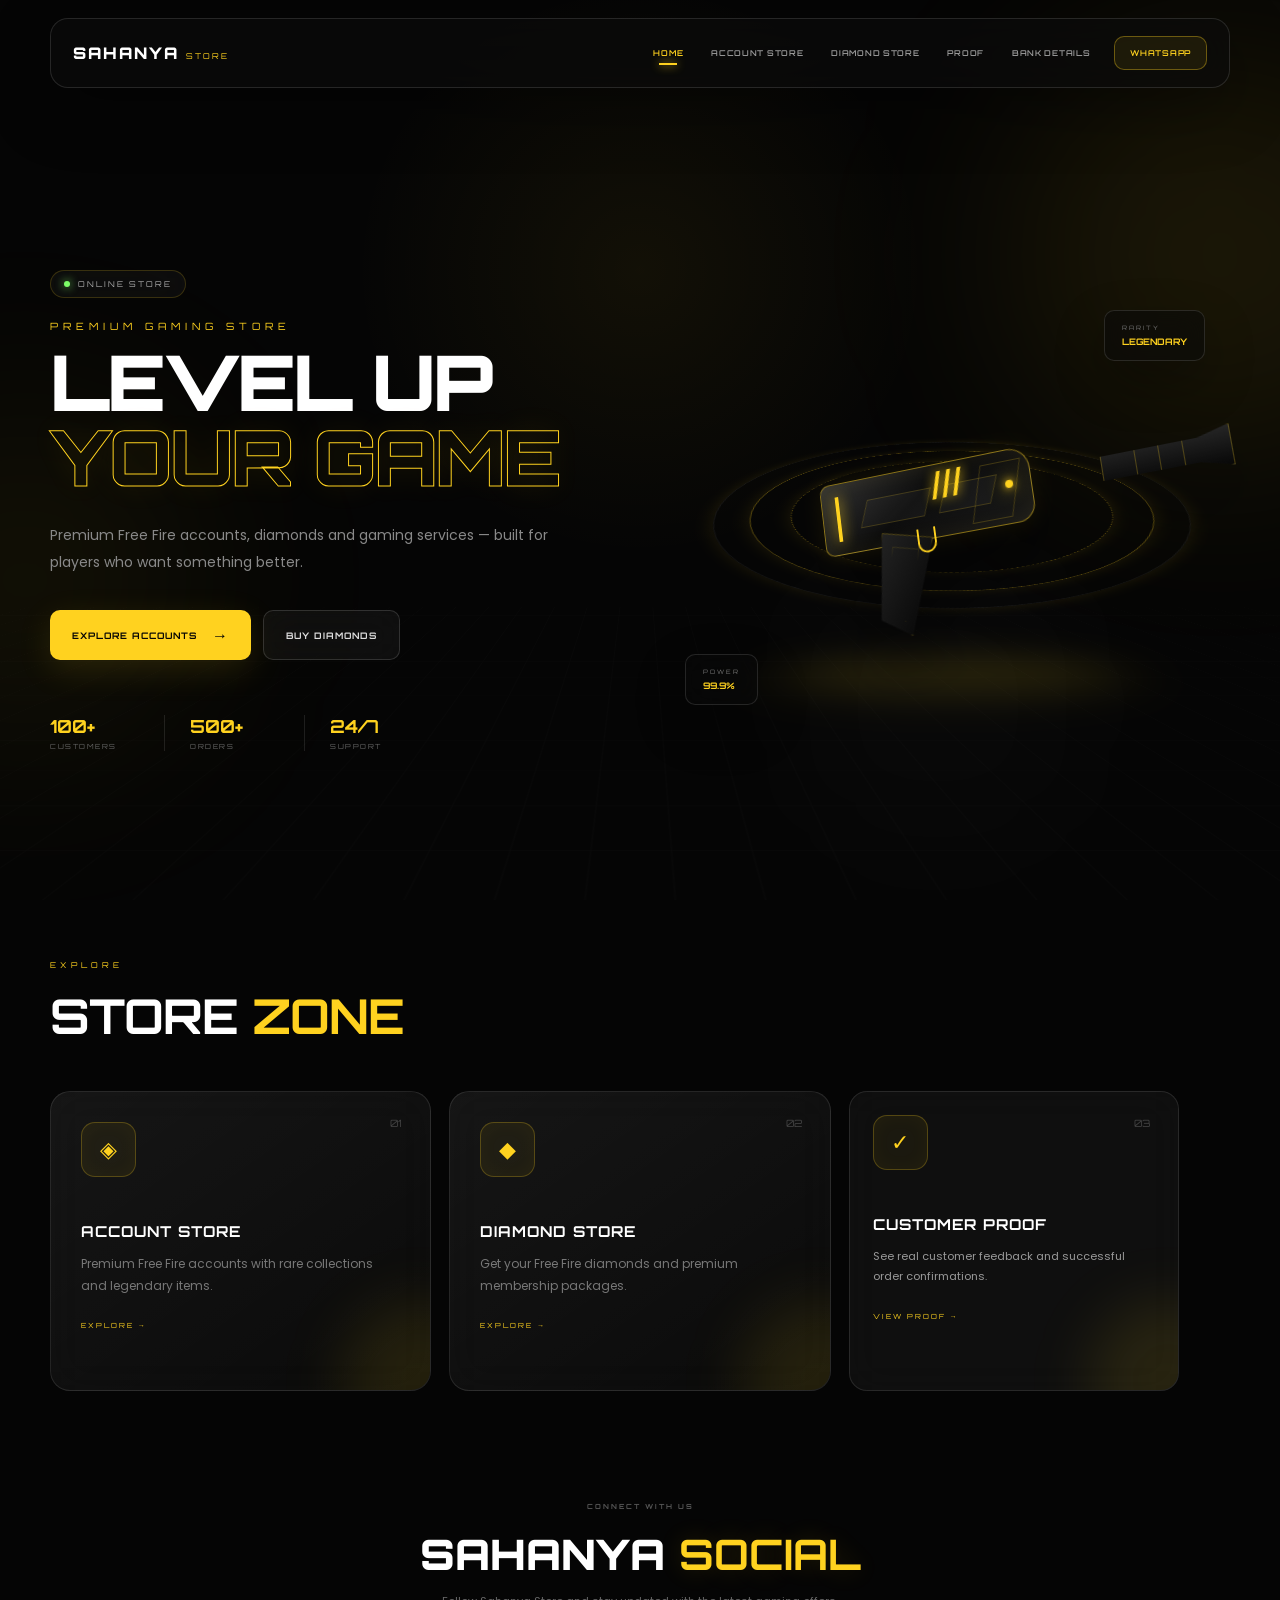
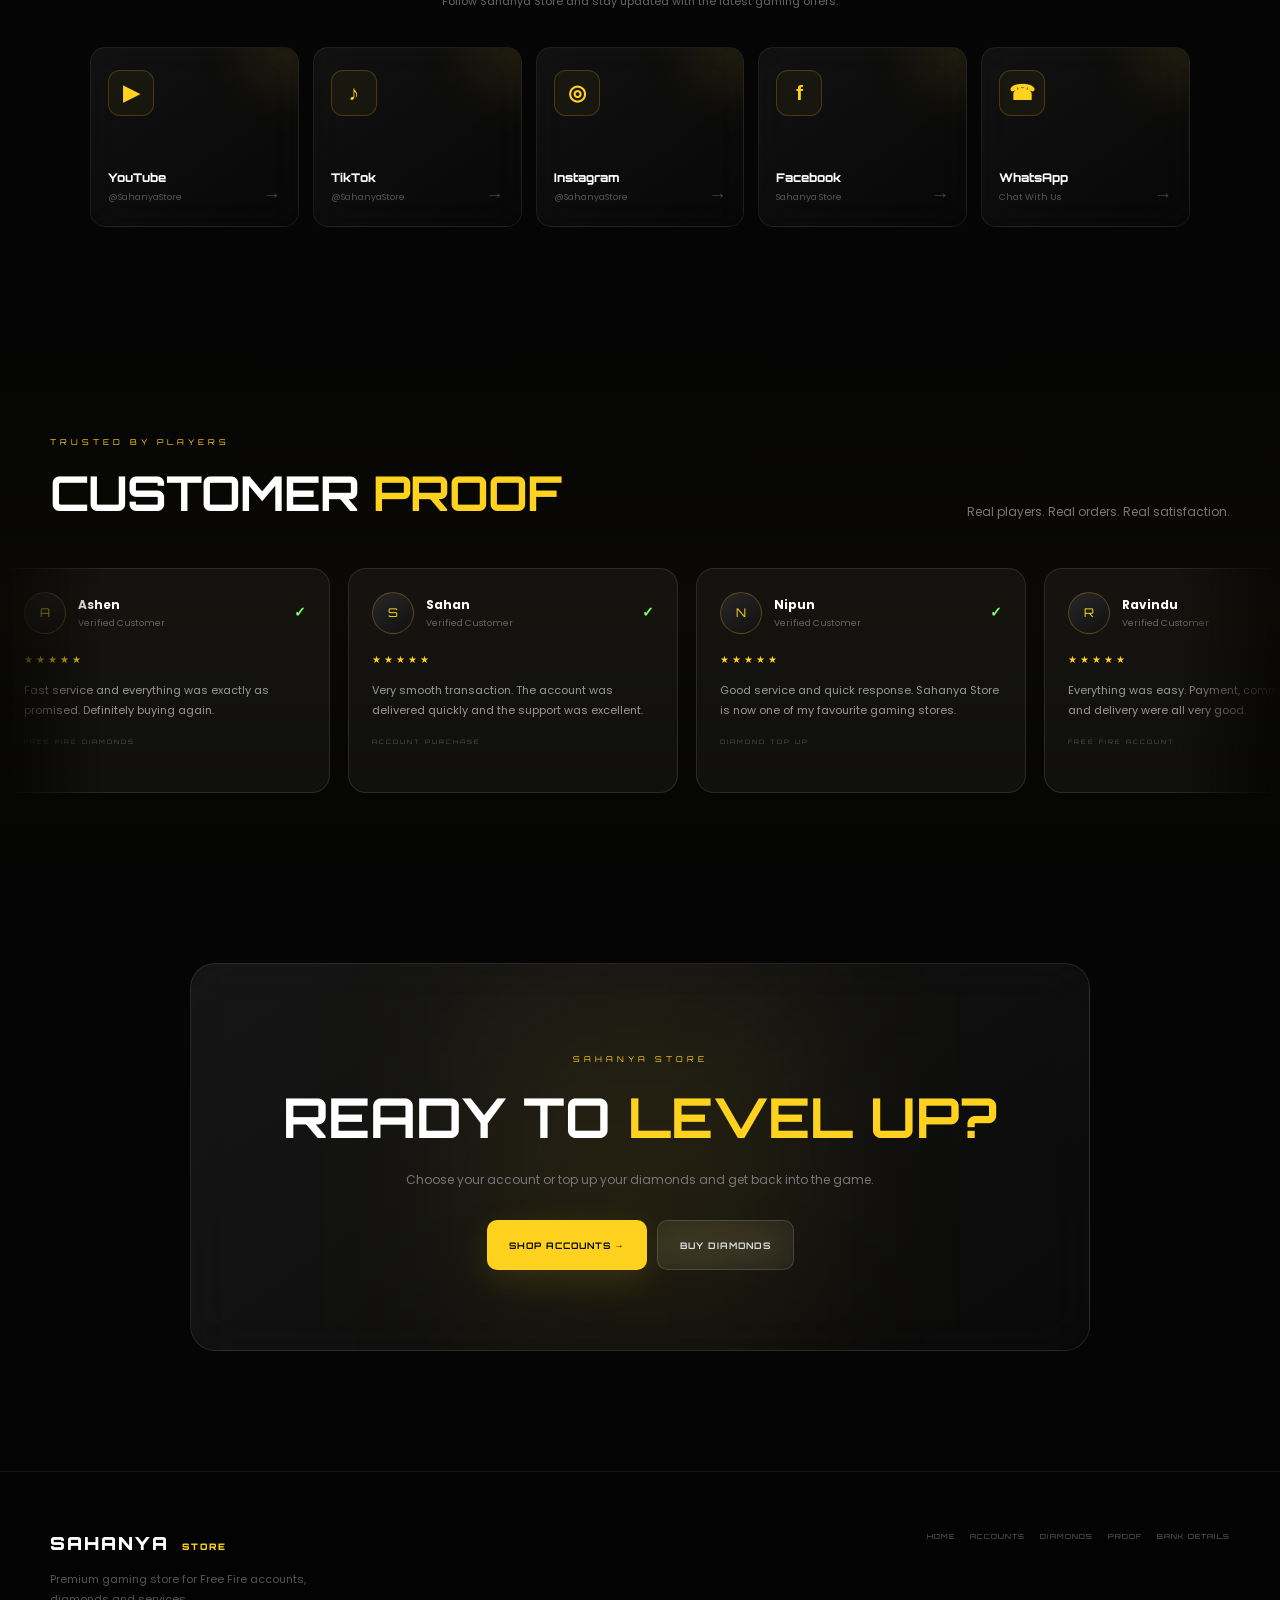
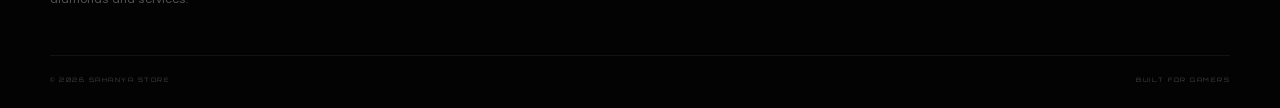
<file: index.html>
<!DOCTYPE html>
<html lang="en">

<head>

    <meta charset="UTF-8">

    <meta
        name="viewport"
        content="width=device-width, initial-scale=1.0"
    >

    <title>Sahanya Store | Free Fire Store</title>


    <!-- GOOGLE FONTS -->

    <link
        rel="preconnect"
        href="https://fonts.googleapis.com"
    >

    <link
        rel="preconnect"
        href="https://fonts.gstatic.com"
        crossorigin
    >

    <link
        href="https://fonts.googleapis.com/css2?family=Orbitron:wght@400;500;600;700;800;900&family=Poppins:wght@300;400;500;600;700;800&display=swap"
        rel="stylesheet"
    >


    <!-- CSS -->

    <link
        rel="stylesheet"
        href="style.css"
    >

</head>


<body>


<!-- =====================================================
     LOADING SCREEN
===================================================== -->

<div class="loader">

    <div class="loader-core">

        <div class="loader-ring ring-a"></div>

        <div class="loader-ring ring-b"></div>

        <div class="loader-ring ring-c"></div>


        <div class="loader-diamond">
            ◆
        </div>

    </div>


    <div class="loader-brand">

        <h1>
            SAHANYA
        </h1>

        <span>
            STORE
        </span>

    </div>


    <div class="loader-status">

        <i></i>

        INITIALIZING STORE

    </div>


    <div class="loader-line">

        <span></span>

    </div>

</div>



<!-- =====================================================
     BACKGROUND
===================================================== -->

<div class="background">

    <div class="grid"></div>

    <div class="glow glow-one"></div>

    <div class="glow glow-two"></div>

    <div class="glow glow-three"></div>

</div>



<!-- =====================================================
     NAVBAR
===================================================== -->

<header class="navbar">

    <div class="nav-container">


        <!-- LOGO -->

        <a
            href="index.html"
            class="logo"
        >

            <strong>
                SAHANYA
            </strong>

            <span>
                STORE
            </span>

        </a>


        <!-- MOBILE MENU -->

        <input
            type="checkbox"
            id="menu-toggle"
        >

        <label
            for="menu-toggle"
            class="menu-icon"
        >

            <span></span>

            <span></span>

            <span></span>

        </label>


        <!-- NAVIGATION -->

        <nav>

            <a
                href="index.html"
                class="active"
            >
                HOME
            </a>

            <a href="account-store.html">
                ACCOUNT STORE
            </a>

            <a href="diamond-store.html">
                DIAMOND STORE
            </a>

            <a href="proof.html">
                PROOF
            </a>

            <a href="bank-details.html">
                BANK DETAILS
            </a>

            <a
                href="https://wa.me/94726571391"
                target="_blank"
                class="nav-whatsapp"
            >
                WHATSAPP
            </a>

        </nav>

    </div>

</header>



<!-- =====================================================
     HERO
===================================================== -->

<main>

<section class="hero">


    <!-- LEFT -->

    <div class="hero-content">


        <div class="hero-status">

            <span></span>

            ONLINE STORE

        </div>


        <p class="hero-mini">
            PREMIUM GAMING STORE
        </p>


        <h1>

            LEVEL UP

            <span>
                YOUR GAME
            </span>

        </h1>


        <p class="hero-description">

            Premium Free Fire accounts, diamonds and
            gaming services — built for players who want
            something better.

        </p>


        <div class="hero-buttons">

            <a
                href="account-store.html"
                class="main-button"
            >

                EXPLORE ACCOUNTS

                <b>→</b>

            </a>


            <a
                href="diamond-store.html"
                class="glass-button"
            >

                BUY DIAMONDS

            </a>

        </div>


        <div class="hero-stats">


            <div>

                <strong>
                    100+
                </strong>

                <span>
                    CUSTOMERS
                </span>

            </div>


            <div>

                <strong>
                    500+
                </strong>

                <span>
                    ORDERS
                </span>

            </div>


            <div>

                <strong>
                    24/7
                </strong>

                <span>
                    SUPPORT
                </span>

            </div>


        </div>

    </div>



    <!-- =================================================
         3D HERO OBJECT
    ================================================== -->

    <div class="hero-visual">


        <div class="object-shadow"></div>


        <!-- ENERGY RINGS -->

        <div class="energy-ring ring-one"></div>

        <div class="energy-ring ring-two"></div>

        <div class="energy-ring ring-three"></div>


        <!-- 3D OBJECT -->

        <div class="weapon-3d">


            <div class="weapon-body">

                <div class="weapon-panel"></div>

                <div class="weapon-panel panel-two"></div>

                <div class="weapon-light"></div>

            </div>


            <div class="weapon-barrel">

                <span></span>

                <span></span>

                <span></span>

            </div>


            <div class="weapon-handle">

                <div></div>

            </div>


            <div class="weapon-trigger"></div>


            <div class="weapon-energy">

                <i></i>

                <i></i>

                <i></i>

            </div>

        </div>


        <!-- FLOATING DATA -->

        <div class="floating-card card-top">

            <span>
                RARITY
            </span>

            <strong>
                LEGENDARY
            </strong>

        </div>


        <div class="floating-card card-bottom">

            <span>
                POWER
            </span>

            <strong>
                99.9%
            </strong>

        </div>


    </div>

</section>



<!-- =====================================================
     STORE CATEGORIES
===================================================== -->

<section class="categories">


    <div class="section-heading">

        <span>
            EXPLORE
        </span>

        <h2>
            STORE
            <b>ZONE</b>
        </h2>

    </div>


    <div class="category-grid">


        <a
            href="account-store.html"
            class="category-card account-card"
        >

            <div class="category-number">
                01
            </div>

            <div class="category-icon">
                ◈
            </div>

            <h3>
                ACCOUNT STORE
            </h3>

            <p>
                Premium Free Fire accounts with
                rare collections and legendary items.
            </p>

            <span class="category-link">
                EXPLORE →
            </span>

        </a>


        <a
            href="diamond-store.html"
            class="category-card diamond-card"
        >

            <div class="category-number">
                02
            </div>

            <div class="category-icon">
                ◆
            </div>

            <h3>
                DIAMOND STORE
            </h3>

            <p>
                Get your Free Fire diamonds and
                premium membership packages.
            </p>

            <span class="category-link">
                EXPLORE →
            </span>

        </a>


        <a
            href="proof.html"
            class="category-card proof-card"
        >

            <div class="category-number">
                03
            </div>

            <div class="category-icon">
                ✓
            </div>

            <h3>
                CUSTOMER PROOF
            </h3>

            <p>
                See real customer feedback and
                successful order confirmations.
            </p>

            <span class="category-link">
                VIEW PROOF →
            </span>

        </a>


    </div>

</section>

<!-- SOCIAL MEDIA -->

<section class="social-section">

    <div class="social-heading">
        <span>CONNECT WITH US</span>

        <h2>
            SAHANYA
            <strong>SOCIAL</strong>
        </h2>

        <p>
            Follow Sahanya Store and stay updated
            with the latest gaming offers.
        </p>
    </div>


    <div class="social-grid">

        <!-- YOUTUBE -->
        <a
            href="https://youtube.com/@adminsahanya?si=5xyLc69JQ37NrQEL"
            target="_blank"
            class="social-card youtube"
        >
            <div class="social-icon">
                ▶
            </div>

            <div class="social-info">
                <h3>YouTube</h3>
                <span>@SahanyaStore</span>
            </div>

            <div class="social-arrow">
                →
            </div>
        </a>


        <!-- TIKTOK -->
        <a
            href=" https://www.tiktok.com/@eagleboy104?_r=1&_t=ZS-98e4GCDW66h"
            target="_blank"
            class="social-card tiktok"
        >
            <div class="social-icon">
                ♪
            </div>

            <div class="social-info">
                <h3>TikTok</h3>
                <span>@SahanyaStore</span>
            </div>

            <div class="social-arrow">
                →
            </div>
        </a>


        <!-- INSTAGRAM -->
        <a
            href="https://www.instagram.com/adminsahanya?igsh=MTZjOXB6bXF3YnY1ZQ%3D%3D&utm_source=qr"
            target="_blank"
            class="social-card instagram"
        >
            <div class="social-icon">
                ◎
            </div>

            <div class="social-info">
                <h3>Instagram</h3>
                <span>@SahanyaStore</span>
            </div>

            <div class="social-arrow">
                →
            </div>
        </a>


        <!-- FACEBOOK -->
        <a
            href="https://www.facebook.com/share/1EHaMYeaeF/?mibextid=wwXIfr"
            target="_blank"
            class="social-card facebook"
        >
            <div class="social-icon">
                f
            </div>

            <div class="social-info">
                <h3>Facebook</h3>
                <span>Sahanya Store</span>
            </div>

            <div class="social-arrow">
                →
            </div>
        </a>


        <!-- WHATSAPP -->
        <a
            href="https://wa.me/94726571391"
            target="_blank"
            class="social-card whatsapp-card"
        >
            <div class="social-icon">
                ☎
            </div>

            <div class="social-info">
                <h3>WhatsApp</h3>
                <span>Chat With Us</span>
            </div>

            <div class="social-arrow">
                →
            </div>
        </a>

    </div>

</section>



<!-- =====================================================
     CUSTOMER PROOF
===================================================== -->

<section class="customer-proof">


    <div class="proof-heading">

        <div>

            <span>
                TRUSTED BY PLAYERS
            </span>

            <h2>
                CUSTOMER
                <b>PROOF</b>
            </h2>

        </div>


        <p>
            Real players. Real orders.
            Real satisfaction.
        </p>

    </div>


    <div class="proof-window">


        <div class="proof-track">


            <!-- CARD -->

            <article class="proof-card">

                <div class="customer">

                    <div class="customer-avatar">
                        A
                    </div>

                    <div>

                        <strong>
                            Ashen
                        </strong>

                        <span>
                            Verified Customer
                        </span>

                    </div>

                    <b>
                        ✓
                    </b>

                </div>


                <div class="stars">
                    ★★★★★
                </div>


                <p>
                    Fast service and everything was
                    exactly as promised. Definitely
                    buying again.
                </p>


                <small>
                    FREE FIRE DIAMONDS
                </small>

            </article>



            <!-- CARD -->

            <article class="proof-card">

                <div class="customer">

                    <div class="customer-avatar">
                        S
                    </div>

                    <div>

                        <strong>
                            Sahan
                        </strong>

                        <span>
                            Verified Customer
                        </span>

                    </div>

                    <b>
                        ✓
                    </b>

                </div>


                <div class="stars">
                    ★★★★★
                </div>


                <p>
                    Very smooth transaction. The account
                    was delivered quickly and the support
                    was excellent.
                </p>


                <small>
                    ACCOUNT PURCHASE
                </small>

            </article>



            <!-- CARD -->

            <article class="proof-card">

                <div class="customer">

                    <div class="customer-avatar">
                        N
                    </div>

                    <div>

                        <strong>
                            Nipun
                        </strong>

                        <span>
                            Verified Customer
                        </span>

                    </div>

                    <b>
                        ✓
                    </b>

                </div>


                <div class="stars">
                    ★★★★★
                </div>


                <p>
                    Good service and quick response.
                    Sahanya Store is now one of my
                    favourite gaming stores.
                </p>


                <small>
                    DIAMOND TOP UP
                </small>

            </article>



            <!-- CARD -->

            <article class="proof-card">

                <div class="customer">

                    <div class="customer-avatar">
                        R
                    </div>

                    <div>

                        <strong>
                            Ravindu
                        </strong>

                        <span>
                            Verified Customer
                        </span>

                    </div>

                    <b>
                        ✓
                    </b>

                </div>


                <div class="stars">
                    ★★★★★
                </div>


                <p>
                    Everything was easy. Payment,
                    communication and delivery were
                    all very good.
                </p>


                <small>
                    FREE FIRE ACCOUNT
                </small>

            </article>



            <!-- DUPLICATES FOR LOOP -->

            <article class="proof-card">

                <div class="customer">

                    <div class="customer-avatar">
                        A
                    </div>

                    <div>

                        <strong>
                            Ashen
                        </strong>

                        <span>
                            Verified Customer
                        </span>

                    </div>

                    <b>
                        ✓
                    </b>

                </div>

                <div class="stars">
                    ★★★★★
                </div>

                <p>
                    Fast service and everything was
                    exactly as promised. Definitely
                    buying again.
                </p>

                <small>
                    FREE FIRE DIAMONDS
                </small>

            </article>


            <article class="proof-card">

                <div class="customer">

                    <div class="customer-avatar">
                        S
                    </div>

                    <div>

                        <strong>
                            Sahan
                        </strong>

                        <span>
                            Verified Customer
                        </span>

                    </div>

                    <b>
                        ✓
                    </b>

                </div>

                <div class="stars">
                    ★★★★★
                </div>

                <p>
                    Very smooth transaction. The account
                    was delivered quickly and the support
                    was excellent.
                </p>

                <small>
                    ACCOUNT PURCHASE
                </small>

            </article>

        </div>

    </div>

</section>



<!-- =====================================================
     FINAL CTA
===================================================== -->

<section class="final-cta">

    <div class="cta-glow"></div>

    <span>
        SAHANYA STORE
    </span>

    <h2>
        READY TO
        <b>LEVEL UP?</b>
    </h2>

    <p>
        Choose your account or top up your diamonds
        and get back into the game.
    </p>


    <div>

        <a
            href="account-store.html"
            class="main-button"
        >
            SHOP ACCOUNTS →
        </a>

        <a
            href="diamond-store.html"
            class="glass-button"
        >
            BUY DIAMONDS
        </a>

    </div>

</section>

</main>



<!-- =====================================================
     FOOTER
===================================================== -->

<footer>

    <div class="footer-top">

        <div>

            <a
                href="index.html"
                class="footer-logo"
            >
                SAHANYA
                <span>STORE</span>
            </a>

            <p>
                Premium gaming store for Free Fire
                accounts, diamonds and services.
            </p>

        </div>


        <div class="footer-links">

            <a href="index.html">
                HOME
            </a>

            <a href="account-store.html">
                ACCOUNTS
            </a>

            <a href="diamond-store.html">
                DIAMONDS
            </a>

            <a href="proof.html">
                PROOF
            </a>

            <a href="bank-details.html">
                BANK DETAILS
            </a>

        </div>

    </div>


    <div class="footer-bottom">

        <span>
            © 2026 SAHANYA STORE
        </span>

        <span>
            BUILT FOR GAMERS
        </span>

    </div>

</footer>


</body>

</html>
</file>
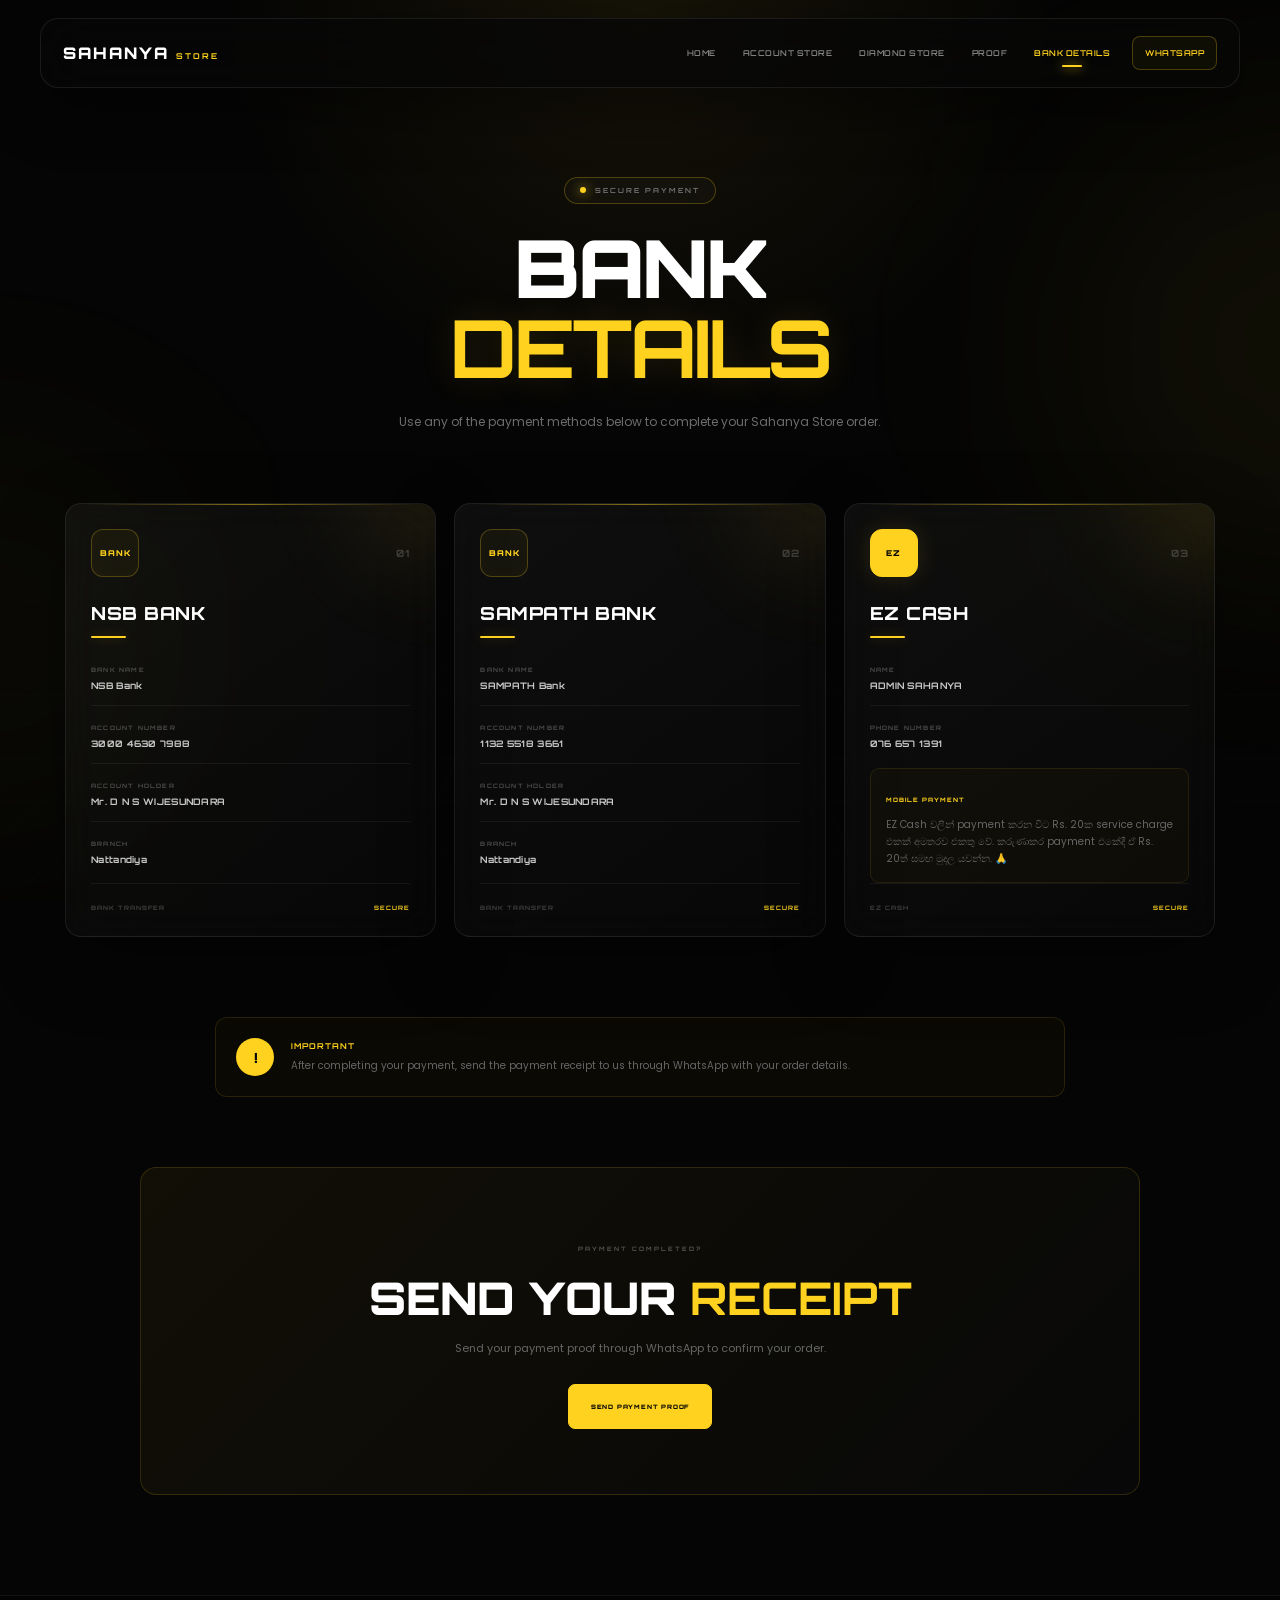
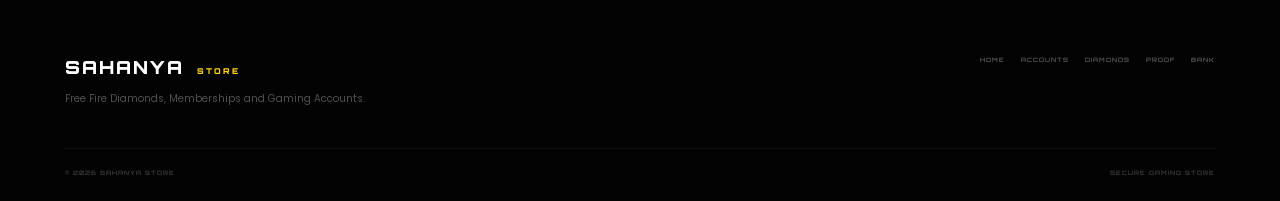
<file: bank-details.html>
<!DOCTYPE html>
<html lang="en">

<head>
    <meta charset="UTF-8">

    <meta
        name="viewport"
        content="width=device-width, initial-scale=1.0"
    >

    <title>Bank Details | Sahanya Store</title>

    <link
        rel="preconnect"
        href="https://fonts.googleapis.com"
    >

    <link
        rel="preconnect"
        href="https://fonts.gstatic.com"
        crossorigin
    >

    <link
        href="https://fonts.googleapis.com/css2?family=Orbitron:wght@400;500;600;700;800;900&family=Poppins:wght@400;500;600;700&display=swap"
        rel="stylesheet"
    >

    <link
        rel="stylesheet"
        href="bank-details.css"
    >
</head>

<body>

<!-- BACKGROUND -->

<div class="page-background">

    <div class="bg-grid"></div>

    <div class="bg-glow glow-one"></div>

    <div class="bg-glow glow-two"></div>

</div>


<!-- NAVBAR -->

<header class="navbar">

    <div class="nav-container">

        <a href="index.html" class="logo">

            <strong>SAHANYA</strong>

            <span>STORE</span>

        </a>


        <input
            type="checkbox"
            id="menu-toggle"
        >

        <label
            for="menu-toggle"
            class="menu-icon"
        >
            <span></span>
            <span></span>
            <span></span>
        </label>


        <nav>

            <a href="index.html">
                HOME
            </a>

            <a href="account-store.html">
                ACCOUNT STORE
            </a>

            <a href="diamond-store.html">
                DIAMOND STORE
            </a>

            <a href="proof.html">
                PROOF
            </a>

            <a
                href="bank-details.html"
                class="active"
            >
                BANK DETAILS
            </a>

            <a
                href="https://wa.me/94726571391"
                target="_blank"
                class="whatsapp"
            >
                WHATSAPP
            </a>

        </nav>

    </div>

</header>


<!-- PAGE HEADER -->

<section class="page-header">

    <div class="header-badge">

        <span></span>

        SECURE PAYMENT

    </div>


    <h1>

        BANK

        <strong>
            DETAILS
        </strong>

    </h1>


    <p>
        Use any of the payment methods below
        to complete your Sahanya Store order.
    </p>

</section>


<!-- PAYMENT CARDS -->

<main class="payment-container">


    <!-- BANK CARD 01 -->

    <article class="payment-card">

        <div class="card-top">

            <div class="payment-icon">
                BANK
            </div>

            <span class="payment-number">
                01
            </span>

        </div>


        <h2>
            NSB BANK
        </h2>

        <div class="card-line"></div>


        <div class="bank-details">

            <div class="detail-row">

                <span>
                    BANK NAME
                </span>

                <strong>
                    NSB Bank
                </strong>

            </div>


            <div class="detail-row">

                <span>
                    ACCOUNT NUMBER
                </span>

                <strong>
                    3000 4630 7988
                </strong>

            </div>


            <div class="detail-row">

                <span>
                    ACCOUNT HOLDER
                </span>

                <strong>
                    Mr. D N S WIJESUNDARA
                </strong>

            </div>


            <div class="detail-row">

                <span>
                    BRANCH
                </span>

                <strong>
                    Nattandiya
                </strong>

            </div>

        </div>


        <div class="card-footer">

            <span>
                BANK TRANSFER
            </span>

            <span class="secure">
                SECURE
            </span>

        </div>

    </article>



    <!-- BANK CARD 02 -->

    <article class="payment-card">

        <div class="card-top">

            <div class="payment-icon">
                BANK
            </div>

            <span class="payment-number">
                02
            </span>

        </div>


        <h2>
            SAMPATH BANK
        </h2>

        <div class="card-line"></div>


        <div class="bank-details">

            <div class="detail-row">

                <span>
                    BANK NAME
                </span>

                <strong>
                    SAMPATH Bank
                </strong>

            </div>


            <div class="detail-row">

                <span>
                    ACCOUNT NUMBER
                </span>

                <strong>
                    1132 5518 3661
                </strong>

            </div>


            <div class="detail-row">

                <span>
                    ACCOUNT HOLDER
                </span>

                <strong>
                    Mr. D N S WIJESUNDARA
                </strong>

            </div>


            <div class="detail-row">

                <span>
                    BRANCH
                </span>

                <strong>
                    Nattandiya
                </strong>

            </div>

        </div>


        <div class="card-footer">

            <span>
                BANK TRANSFER
            </span>

            <span class="secure">
                SECURE
            </span>

        </div>

    </article>



    <!-- EZ CASH CARD -->

    <article class="payment-card ez-card">

        <div class="card-top">

            <div class="payment-icon ez-icon">
                EZ
            </div>

            <span class="payment-number">
                03
            </span>

        </div>


        <h2>
            EZ CASH
        </h2>

        <div class="card-line"></div>


        <div class="bank-details">

            <div class="detail-row">

                <span>
                    NAME
                </span>

                <strong>
                    ADMIN SAHANYA
                </strong>

            </div>


            <div class="detail-row">

                <span>
                    PHONE NUMBER
                </span>

                <strong>
                    076 657 1391
                </strong>

            </div>

        </div>


        <div class="ez-message">

            <span>
                MOBILE PAYMENT
            </span>

            <p>
                EZ Cash වලින් payment කරන විට Rs. 20ක service charge එකක් අමතරව එකතු වේ. කරුණාකර payment එකේදී ඒ Rs. 20ත් සමඟ මුදල යවන්න. 🙏
            </p>

        </div>


        <div class="card-footer">

            <span>
                EZ CASH
            </span>

            <span class="secure">
                SECURE
            </span>

        </div>

    </article>

</main>


<!-- PAYMENT NOTE -->

<section class="payment-note">

    <div class="note-icon">
        !
    </div>

    <div>

        <h3>
            IMPORTANT
        </h3>

        <p>
            After completing your payment,
            send the payment receipt to us
            through WhatsApp with your order details.
        </p>

    </div>

</section>


<!-- WHATSAPP CTA -->

<section class="payment-cta">

    <span>
        PAYMENT COMPLETED?
    </span>

    <h2>
        SEND YOUR
        <strong>
            RECEIPT
        </strong>
    </h2>

    <p>
        Send your payment proof through WhatsApp
        to confirm your order.
    </p>

    <a
        href="https://wa.me/94726571391"
        target="_blank"
        class="cta-button"
    >
        SEND PAYMENT PROOF
    </a>

</section>


<!-- FOOTER -->

<footer>

    <div class="footer-inner">

        <div>

            <div class="footer-logo">

                SAHANYA

                <span>
                    STORE
                </span>

            </div>

            <p>
                Free Fire Diamonds, Memberships
                and Gaming Accounts.
            </p>

        </div>


        <div class="footer-links">

            <a href="index.html">
                HOME
            </a>

            <a href="account-store.html">
                ACCOUNTS
            </a>

            <a href="diamond-store.html">
                DIAMONDS
            </a>

            <a href="proof.html">
                PROOF
            </a>

            <a href="bank-details.html">
                BANK
            </a>

        </div>

    </div>


    <div class="footer-bottom">

        <span>
            © 2026 SAHANYA STORE
        </span>

        <span>
            SECURE GAMING STORE
        </span>

    </div>

</footer>


<script src="bank-details.js"></script>

</body>

</html>
</file>
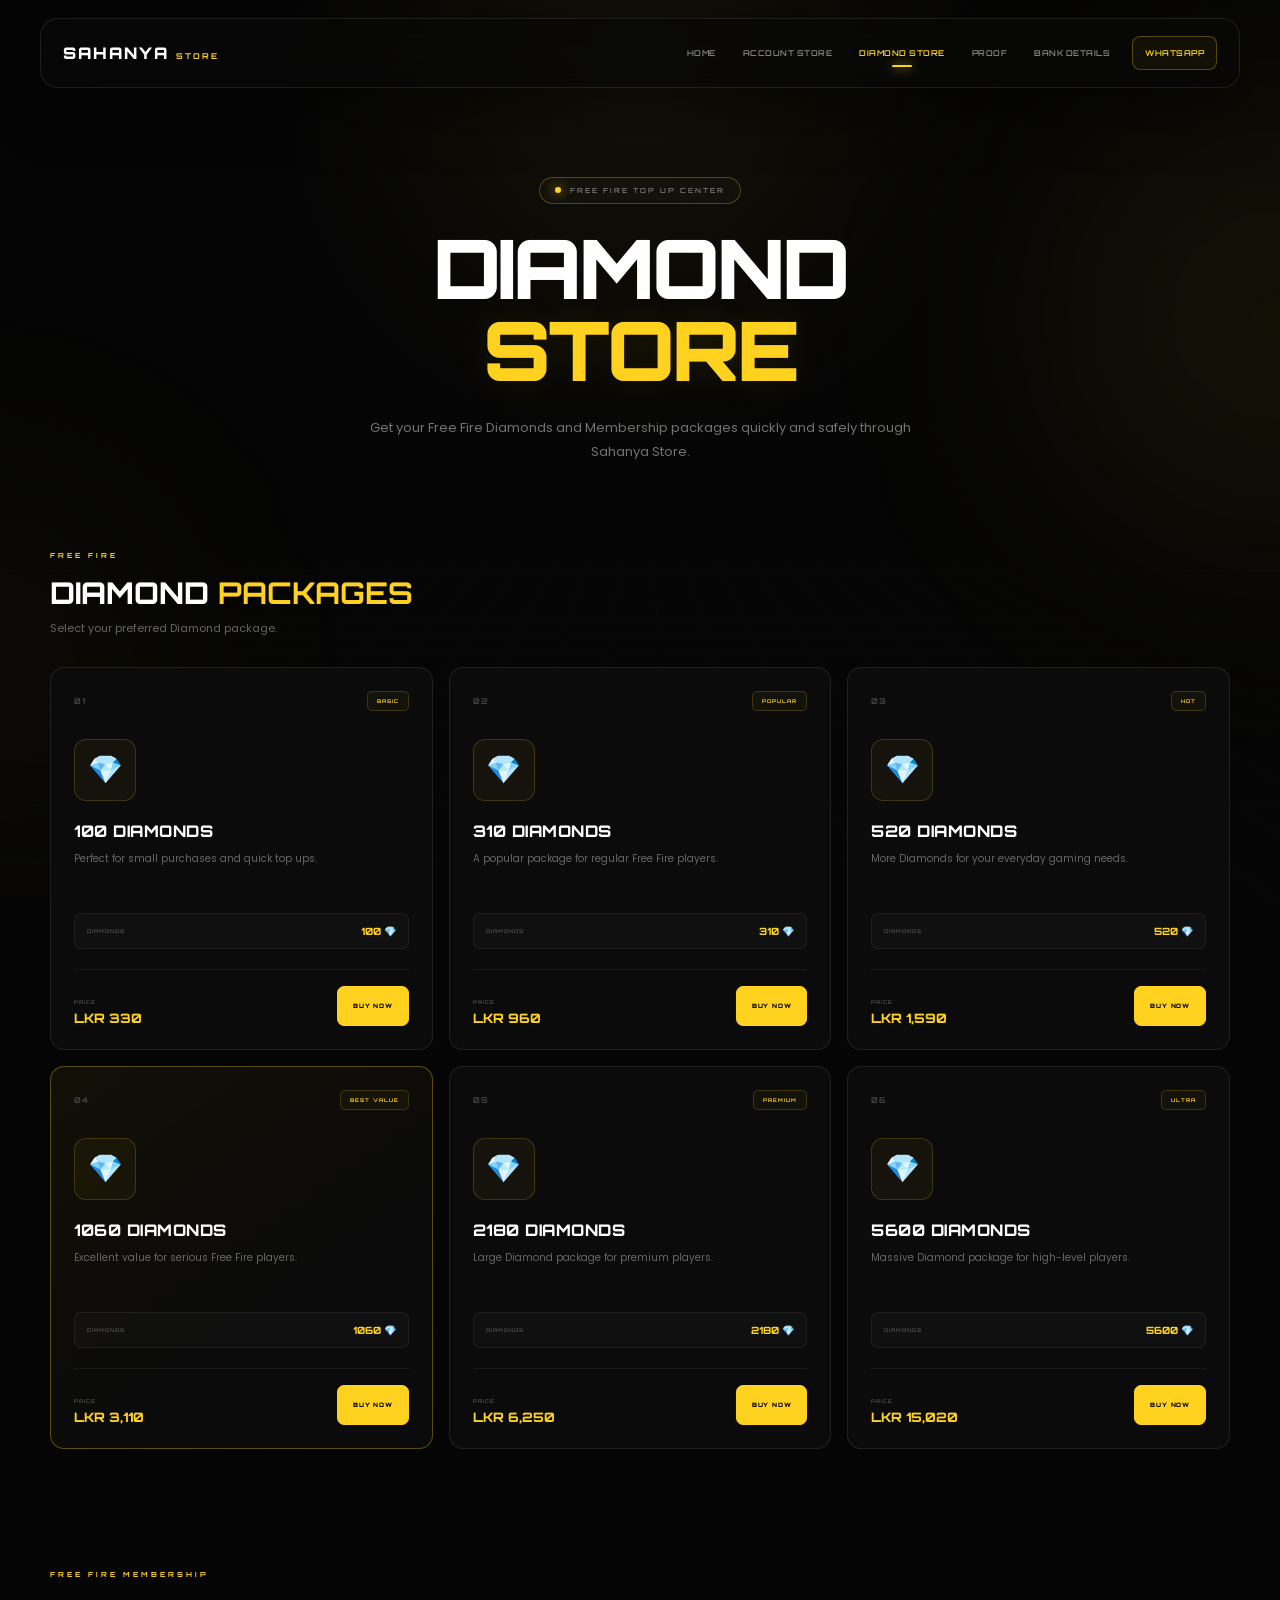
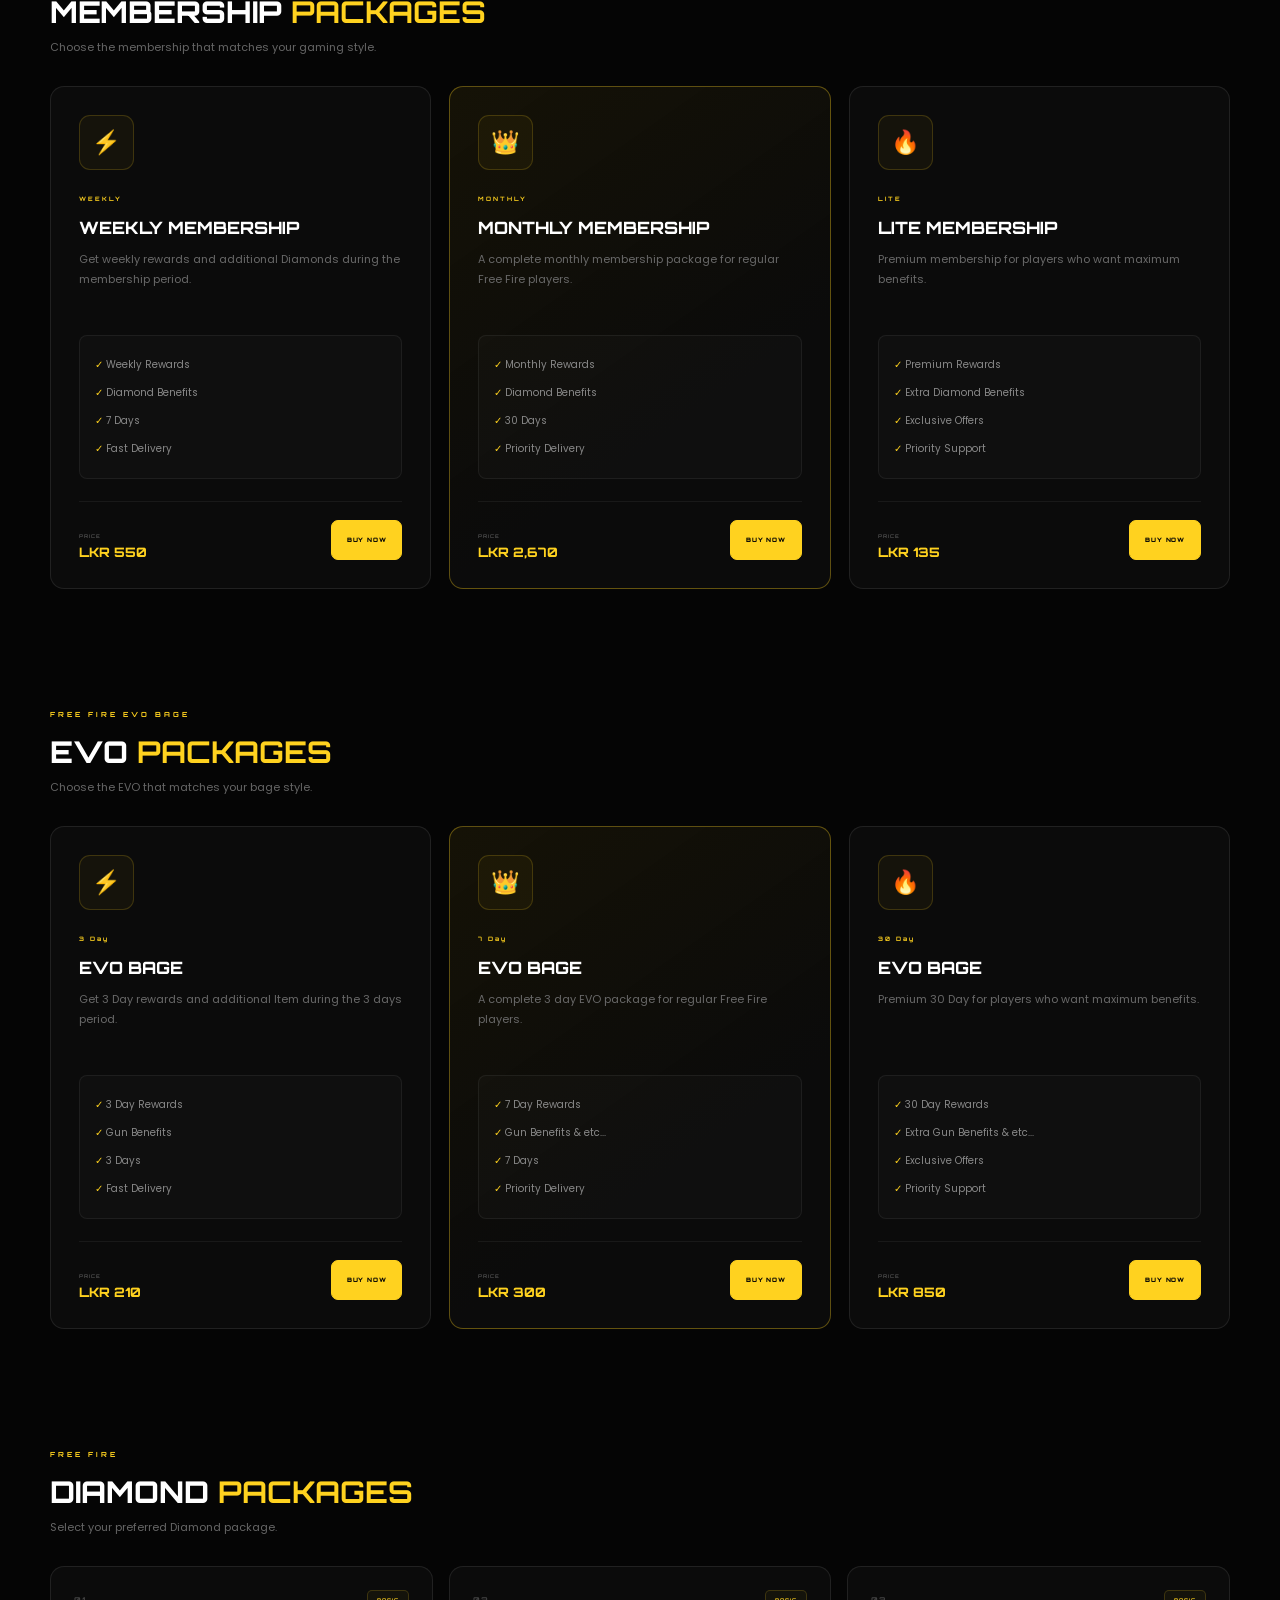
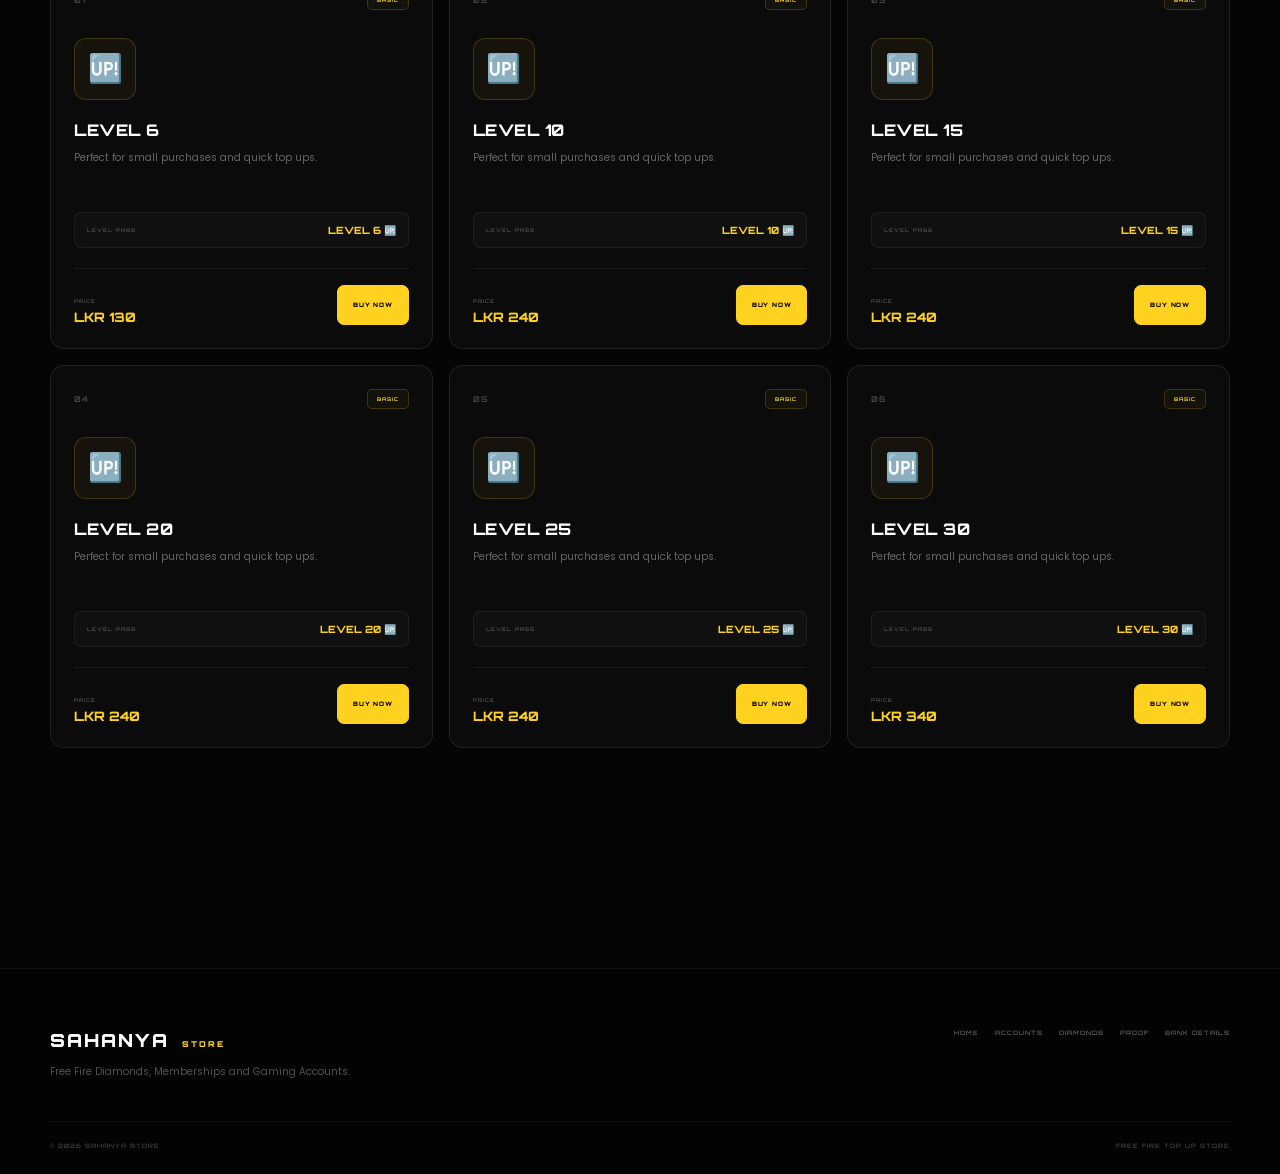
<file: diamond-store.html>
<!DOCTYPE html>
<html lang="en">

<head>
    <meta charset="UTF-8">
    <meta name="viewport" content="width=device-width, initial-scale=1.0">

    <title>Diamond Store | Sahanya Store</title>

    <!-- Google Fonts -->
    <link rel="preconnect" href="https://fonts.googleapis.com">
    <link rel="preconnect" href="https://fonts.gstatic.com" crossorigin>

    <link
        href="https://fonts.googleapis.com/css2?family=Orbitron:wght@400;500;600;700;800;900&family=Poppins:wght@400;500;600;700&display=swap"
        rel="stylesheet"
    >

    <!-- Diamond Store CSS -->
    <link rel="stylesheet" href="diamond-store.css">
</head>

<body>


<!-- =====================================================
     BACKGROUND
===================================================== -->

<div class="page-background">

    <div class="bg-grid"></div>

    <div class="bg-glow glow-one"></div>

    <div class="bg-glow glow-two"></div>

</div>



<!-- =====================================================
     NAVBAR
===================================================== -->

<header class="navbar">

    <div class="nav-container">

        <a href="index.html" class="logo">
            <strong>SAHANYA</strong>
            <span>STORE</span>
        </a>


        <!-- Mobile Menu -->

        <input
            type="checkbox"
            id="menu-toggle"
        >

        <label
            for="menu-toggle"
            class="menu-icon"
        >
            <span></span>
            <span></span>
            <span></span>
        </label>


        <nav>

            <a href="index.html">
                HOME
            </a>

            <a href="account-store.html">
                ACCOUNT STORE
            </a>

            <a
                href="diamond-store.html"
                class="active"
            >
                DIAMOND STORE
            </a>

            <a href="proof.html">
                PROOF
            </a>

            <a href="bank-details.html">
                BANK DETAILS
            </a>

            <a
                href="https://wa.me/94726571391"
                target="_blank"
                class="whatsapp"
            >
                WHATSAPP
            </a>

        </nav>

    </div>

</header>



<!-- =====================================================
     PAGE HEADER
===================================================== -->

<section class="page-header">

    <div class="header-badge">

        <span></span>

        FREE FIRE TOP UP CENTER

    </div>


    <h1>

        DIAMOND
        <strong>STORE</strong>

    </h1>


    <p>

        Get your Free Fire Diamonds and Membership
        packages quickly and safely through Sahanya Store.

    </p>

</section>



<!-- =====================================================
     DIAMOND STORE
===================================================== -->

<main class="store-container">


    <!-- =================================================
         DIAMOND SECTION
    ================================================== -->

    <section class="store-section">

        <div class="section-heading">

            <div>

                <span class="section-label">
                    FREE FIRE
                </span>

                <h2>
                    DIAMOND <b>PACKAGES</b>
                </h2>

                <p>
                    Select your preferred Diamond package.
                </p>

            </div>

        </div>



        <!-- Diamond Cards -->

        <div class="package-grid">


            <!-- 100 DIAMONDS -->

            <article class="package-card">

                <div class="package-top">

                    <span class="package-number">
                        01
                    </span>

                    <span class="popular-badge">
                        BASIC
                    </span>

                </div>


                <div class="diamond-icon">
                    💎
                </div>


                <h3>
                    100 DIAMONDS
                </h3>


                <p>
                    Perfect for small purchases
                    and quick top ups.
                </p>


                <div class="package-info">

                    <span>
                        DIAMONDS
                    </span>

                    <strong>
                        100 💎
                    </strong>

                </div>


                <div class="package-bottom">

                    <div>

                        <small>
                            PRICE
                        </small>

                        <strong>
                            LKR 330
                        </strong>

                    </div>


                    <button
                        class="buy-button"
                        data-item="100 Diamonds"
                        data-price="LKR 330"
                    >
                        BUY NOW
                    </button>

                </div>

            </article>



            <!-- 310 DIAMONDS -->

            <article class="package-card">

                <div class="package-top">

                    <span class="package-number">
                        02
                    </span>

                    <span class="popular-badge">
                        POPULAR
                    </span>

                </div>


                <div class="diamond-icon">
                    💎
                </div>


                <h3>
                    310 DIAMONDS
                </h3>


                <p>
                    A popular package for
                    regular Free Fire players.
                </p>


                <div class="package-info">

                    <span>
                        DIAMONDS
                    </span>

                    <strong>
                        310 💎
                    </strong>

                </div>


                <div class="package-bottom">

                    <div>

                        <small>
                            PRICE
                        </small>

                        <strong>
                            LKR 960
                        </strong>

                    </div>


                    <button
                        class="buy-button"
                        data-item="310 Diamonds"
                        data-price="LKR 960"
                    >
                        BUY NOW
                    </button>

                </div>

            </article>



            <!-- 520 DIAMONDS -->

            <article class="package-card">

                <div class="package-top">

                    <span class="package-number">
                        03
                    </span>

                    <span class="popular-badge">
                        HOT
                    </span>

                </div>


                <div class="diamond-icon">
                    💎
                </div>


                <h3>
                    520 DIAMONDS
                </h3>


                <p>
                    More Diamonds for
                    your everyday gaming needs.
                </p>


                <div class="package-info">

                    <span>
                        DIAMONDS
                    </span>

                    <strong>
                        520 💎
                    </strong>

                </div>


                <div class="package-bottom">

                    <div>

                        <small>
                            PRICE
                        </small>

                        <strong>
                            LKR 1,590
                        </strong>

                    </div>


                    <button
                        class="buy-button"
                        data-item="520 Diamonds"
                        data-price="LKR 1,590"
                    >
                        BUY NOW
                    </button>

                </div>

            </article>



            <!-- 1060 DIAMONDS -->

            <article class="package-card featured">

                <div class="package-top">

                    <span class="package-number">
                        04
                    </span>

                    <span class="popular-badge">
                        BEST VALUE
                    </span>

                </div>


                <div class="diamond-icon">
                    💎
                </div>


                <h3>
                    1060 DIAMONDS
                </h3>


                <p>
                    Excellent value for serious
                    Free Fire players.
                </p>


                <div class="package-info">

                    <span>
                        DIAMONDS
                    </span>

                    <strong>
                        1060 💎
                    </strong>

                </div>


                <div class="package-bottom">

                    <div>

                        <small>
                            PRICE
                        </small>

                        <strong>
                            LKR 3,110
                        </strong>

                    </div>


                    <button
                        class="buy-button"
                        data-item="1060 Diamonds"
                        data-price="LKR3,100"
                    >
                        BUY NOW
                    </button>

                </div>

            </article>



            <!-- 2180 DIAMONDS -->

            <article class="package-card">

                <div class="package-top">

                    <span class="package-number">
                        05
                    </span>

                    <span class="popular-badge">
                        PREMIUM
                    </span>

                </div>


                <div class="diamond-icon">
                    💎
                </div>


                <h3>
                    2180 DIAMONDS
                </h3>


                <p>
                    Large Diamond package for
                    premium players.
                </p>


                <div class="package-info">

                    <span>
                        DIAMONDS
                    </span>

                    <strong>
                        2180 💎
                    </strong>

                </div>


                <div class="package-bottom">

                    <div>

                        <small>
                            PRICE
                        </small>

                        <strong>
                            LKR 6,250
                        </strong>

                    </div>


                    <button
                        class="buy-button"
                        data-item="2180 Diamonds"
                        data-price="LKR 6,250"
                    >
                        BUY NOW
                    </button>

                </div>

            </article>



            <!-- 5600 DIAMONDS -->

            <article class="package-card">

                <div class="package-top">

                    <span class="package-number">
                        06
                    </span>

                    <span class="popular-badge">
                        ULTRA
                    </span>

                </div>


                <div class="diamond-icon">
                    💎
                </div>


                <h3>
                    5600 DIAMONDS
                </h3>


                <p>
                    Massive Diamond package
                    for high-level players.
                </p>


                <div class="package-info">

                    <span>
                        DIAMONDS
                    </span>

                    <strong>
                        5600 💎
                    </strong>

                </div>


                <div class="package-bottom">

                    <div>

                        <small>
                            PRICE
                        </small>

                        <strong>
                            LKR 15,020
                        </strong>

                    </div>


                    <button
                        class="buy-button"
                        data-item="5600 Diamonds"
                        data-price="LKR 15,020"
                    >
                        BUY NOW
                    </button>

                </div>

            </article>


        </div>

    </section>



    <!-- =================================================
         MEMBERSHIP SECTION
    ================================================== -->

    <section class="store-section membership-section">

        <div class="section-heading">

            <div>

                <span class="section-label">
                    FREE FIRE MEMBERSHIP
                </span>

                <h2>
                    MEMBERSHIP <b>PACKAGES</b>
                </h2>

                <p>
                    Choose the membership that matches
                    your gaming style.
                </p>

            </div>

        </div>



        <div class="membership-grid">


            <!-- WEEKLY -->

            <article class="membership-card">

                <div class="membership-icon">
                    ⚡
                </div>


                <span class="membership-type">
                    WEEKLY
                </span>


                <h3>
                    WEEKLY MEMBERSHIP
                </h3>


                <p>
                    Get weekly rewards and additional
                    Diamonds during the membership period.
                </p>


                <ul>

                    <li>
                        ✓ Weekly Rewards
                    </li>

                    <li>
                        ✓ Diamond Benefits
                    </li>

                    <li>
                        ✓ 7 Days
                    </li>

                    <li>
                        ✓ Fast Delivery
                    </li>

                </ul>


                <div class="membership-bottom">

                    <div>

                        <small>
                            PRICE
                        </small>

                        <strong>
                            LKR 550
                        </strong>

                    </div>


                    <button
                        class="buy-button"
                        data-item="Weekly Membership"
                        data-price="LKR 550"
                    >
                        BUY NOW
                    </button>

                </div>

            </article>



            <!-- MONTHLY -->

            <article class="membership-card featured-membership">

                <div class="membership-icon">
                    👑
                </div>


                <span class="membership-type">
                    MONTHLY
                </span>


                <h3>
                    MONTHLY MEMBERSHIP
                </h3>


                <p>
                    A complete monthly membership package
                    for regular Free Fire players.
                </p>


                <ul>

                    <li>
                        ✓ Monthly Rewards
                    </li>

                    <li>
                        ✓ Diamond Benefits
                    </li>

                    <li>
                        ✓ 30 Days
                    </li>

                    <li>
                        ✓ Priority Delivery
                    </li>

                </ul>


                <div class="membership-bottom">

                    <div>

                        <small>
                            PRICE
                        </small>

                        <strong>
                            LKR 2,670
                        </strong>

                    </div>


                    <button
                        class="buy-button"
                        data-item="Monthly Membership"
                        data-price="LKR 2,670"
                    >
                        BUY NOW
                    </button>

                </div>

            </article>



            <!-- LITE -->

            <article class="membership-card">

                <div class="membership-icon">
                    🔥
                </div>


                <span class="membership-type">
                    LITE
                </span>


                <h3>
                    LITE MEMBERSHIP
                </h3>


                <p>
                    Premium membership for players
                    who want maximum benefits.
                </p>


                <ul>

                    <li>
                        ✓ Premium Rewards
                    </li>

                    <li>
                        ✓ Extra Diamond Benefits
                    </li>

                    <li>
                        ✓ Exclusive Offers
                    </li>

                    <li>
                        ✓ Priority Support
                    </li>

                </ul>


                <div class="membership-bottom">

                    <div>

                        <small>
                            PRICE
                        </small>

                        <strong>
                            LKR 135
                        </strong>

                    </div>


                    <button
                        class="buy-button"
                        data-item="Elite Membership"
                        data-price="LKR 135"
                    >
                        BUY NOW
                    </button>

                </div>

            </article>


        </div>

    </section>

    <!-- =================================================
         EVO ACCESS SECTION
    ================================================== -->

    <section class="store-section membership-section">

        <div class="section-heading">

            <div>

                <span class="section-label">
                    FREE FIRE EVO BAGE
                </span>

                <h2>
                    EVO <b>PACKAGES</b>
                </h2>

                <p>
                    Choose the EVO that matches
                    your bage style.
                </p>

            </div>

        </div>



        <div class="membership-grid">


            <!-- WEEKLY -->

            <article class="membership-card">

                <div class="membership-icon">
                    ⚡
                </div>


                <span class="membership-type">
                    3 Day
                </span>


                <h3>
                    EVO BAGE
                </h3>


                <p>
                    Get 3 Day rewards and additional
                    Item during the 3 days period.
                </p>


                <ul>

                    <li>
                        ✓ 3 Day Rewards
                    </li>

                    <li>
                        ✓ Gun Benefits
                    </li>

                    <li>
                        ✓ 3 Days
                    </li>

                    <li>
                        ✓ Fast Delivery
                    </li>

                </ul>


                <div class="membership-bottom">

                    <div>

                        <small>
                            PRICE
                        </small>

                        <strong>
                            LKR 210
                        </strong>

                    </div>


                    <button
                        class="buy-button"
                        data-item="evo pass"
                        data-price="LKR 210"
                    >
                        BUY NOW
                    </button>

                </div>

            </article>



            <!-- MONTHLY -->

            <article class="membership-card featured-membership">

                <div class="membership-icon">
                    👑
                </div>


                <span class="membership-type">
                    7 Day
                </span>


                <h3>
                     EVO BAGE
                </h3>


                <p>
                    A complete 3 day EVO package
                    for regular Free Fire players.
                </p>


                <ul>

                    <li>
                        ✓ 7 Day Rewards
                    </li>

                    <li>
                        ✓ Gun Benefits & etc...
                    </li>

                    <li>
                        ✓ 7 Days
                    </li>

                    <li>
                        ✓ Priority Delivery
                    </li>

                </ul>


                <div class="membership-bottom">

                    <div>

                        <small>
                            PRICE
                        </small>

                        <strong>
                            LKR 300
                        </strong>

                    </div>


                    <button
                        class="buy-button"
                        data-item="evo pass"
                        data-price="LKR 300"
                    >
                        BUY NOW
                    </button>

                </div>

            </article>



            <!-- LITE -->

            <article class="membership-card">

                <div class="membership-icon">
                    🔥
                </div>


                <span class="membership-type">
                    30 Day
                </span>


                <h3>
                    EVO BAGE
                </h3>


                <p>
                    Premium 30 Day for players
                    who want maximum benefits.
                </p>


                <ul>

                    <li>
                        ✓ 30 Day Rewards
                    </li>

                    <li>
                        ✓ Extra Gun Benefits & etc...
                    </li>

                    <li>
                        ✓ Exclusive Offers
                    </li>

                    <li>
                        ✓ Priority Support
                    </li>

                </ul>


                <div class="membership-bottom">

                    <div>

                        <small>
                            PRICE
                        </small>

                        <strong>
                            LKR 850
                        </strong>

                    </div>


                    <button
                        class="buy-button"
                        data-item="EVO Pass"
                        data-price="LKR 850"
                    >
                        BUY NOW
                    </button>

                </div>

            </article>


        </div>

    </section>

    <!-- =================================================
         DIAMOND SECTION
    ================================================== -->

    <section class="store-section">

        <div class="section-heading">

            <div>

                <span class="section-label">
                    FREE FIRE
                </span>

                <h2>
                    DIAMOND <b>PACKAGES</b>
                </h2>

                <p>
                    Select your preferred Diamond package.
                </p>

            </div>

        </div>



        <!-- LEVEL PASS CARD -->

        <div class="package-grid">


            <!-- LEVEL 6 PASS -->

            <article class="package-card">

                <div class="package-top">

                    <span class="package-number">
                        01
                    </span>

                    <span class="popular-badge">
                        BASIC
                    </span>

                </div>


                <div class="diamond-icon">
                    🆙
                </div>


                <h3>
                    LEVEL 6
                </h3>


                <p>
                    Perfect for small purchases
                    and quick top ups.
                </p>


                <div class="package-info">

                    <span>
                        LEVEL PASS
                    </span>

                    <strong>
                        LEVEL 6 🆙
                    </strong>

                </div>


                <div class="package-bottom">

                    <div>

                        <small>
                            PRICE
                        </small>

                        <strong>
                            LKR 130
                        </strong>

                    </div>


                    <button
                        class="buy-button"
                        data-item="LV 6 PASS"
                        data-price="LKR 130"
                    >
                        BUY NOW
                    </button>

                </div>

            </article>

              <!-- LEVEL 10 PASS -->

            <article class="package-card">

                <div class="package-top">

                    <span class="package-number">
                        02
                    </span>

                    <span class="popular-badge">
                        BASIC
                    </span>

                </div>


                <div class="diamond-icon">
                    🆙
                </div>


                <h3>
                    LEVEL 10
                </h3>


                <p>
                    Perfect for small purchases
                    and quick top ups.
                </p>


                <div class="package-info">

                    <span>
                        LEVEL PASS
                    </span>

                    <strong>
                        LEVEL 10 🆙
                    </strong>

                </div>


                <div class="package-bottom">

                    <div>

                        <small>
                            PRICE
                        </small>

                        <strong>
                            LKR 240
                        </strong>

                    </div>


                    <button
                        class="buy-button"
                        data-item="LV 10 PASS"
                        data-price="LKR 240"
                    >
                        BUY NOW
                    </button>

                </div>

            </article>

              <!-- LEVEL 15 PASS -->

            <article class="package-card">

                <div class="package-top">

                    <span class="package-number">
                        03
                    </span>

                    <span class="popular-badge">
                        BASIC
                    </span>

                </div>


                <div class="diamond-icon">
                    🆙
                </div>


                <h3>
                    LEVEL 15
                </h3>


                <p>
                    Perfect for small purchases
                    and quick top ups.
                </p>


                <div class="package-info">

                    <span>
                        LEVEL PASS
                    </span>

                    <strong>
                        LEVEL 15 🆙
                    </strong>

                </div>


                <div class="package-bottom">

                    <div>

                        <small>
                            PRICE
                        </small>

                        <strong>
                            LKR 240
                        </strong>

                    </div>


                    <button
                        class="buy-button"
                        data-item="LV 15 PASS"
                        data-price="LKR 240"
                    >
                        BUY NOW
                    </button>

                </div>

            </article>

             <!-- LEVEL 20 PASS -->

            <article class="package-card">

                <div class="package-top">

                    <span class="package-number">
                        04
                    </span>

                    <span class="popular-badge">
                        BASIC
                    </span>

                </div>


                <div class="diamond-icon">
                    🆙
                </div>


                <h3>
                    LEVEL 20
                </h3>


                <p>
                    Perfect for small purchases
                    and quick top ups.
                </p>


                <div class="package-info">

                    <span>
                        LEVEL PASS
                    </span>

                    <strong>
                        LEVEL 20 🆙
                    </strong>

                </div>


                <div class="package-bottom">

                    <div>

                        <small>
                            PRICE
                        </small>

                        <strong>
                            LKR 240
                        </strong>

                    </div>


                    <button
                        class="buy-button"
                        data-item="LV 20 PASS"
                        data-price="LKR 240"
                    >
                        BUY NOW
                    </button>

                </div>

            </article>
            <!-- LEVEL 25 PASS -->

            <article class="package-card">

                <div class="package-top">

                    <span class="package-number">
                        05
                    </span>

                    <span class="popular-badge">
                        BASIC
                    </span>

                </div>


                <div class="diamond-icon">
                    🆙
                </div>


                <h3>
                    LEVEL 25
                </h3>


                <p>
                    Perfect for small purchases
                    and quick top ups.
                </p>


                <div class="package-info">

                    <span>
                        LEVEL PASS
                    </span>

                    <strong>
                        LEVEL 25 🆙
                    </strong>

                </div>


                <div class="package-bottom">

                    <div>

                        <small>
                            PRICE
                        </small>

                        <strong>
                            LKR 240
                        </strong>

                    </div>


                    <button
                        class="buy-button"
                        data-item="LV 25 PASS"
                        data-price="LKR 240"
                    >
                        BUY NOW
                    </button>

                </div>

            </article>
             <!-- LEVEL 30 PASS -->

            <article class="package-card">

                <div class="package-top">

                    <span class="package-number">
                        06
                    </span>

                    <span class="popular-badge">
                        BASIC
                    </span>

                </div>


                <div class="diamond-icon">
                    🆙
                </div>


                <h3>
                    LEVEL 30
                </h3>


                <p>
                    Perfect for small purchases
                    and quick top ups.
                </p>


                <div class="package-info">

                    <span>
                        LEVEL PASS
                    </span>

                    <strong>
                        LEVEL 30 🆙
                    </strong>

                </div>


                <div class="package-bottom">

                    <div>

                        <small>
                            PRICE
                        </small>

                        <strong>
                            LKR 340
                        </strong>

                    </div>


                    <button
                        class="buy-button"
                        data-item="LV 30"
                        data-price="LKR 340"
                    >
                        BUY NOW
                    </button>

                </div>

            </article>
            

</main>




<!-- =====================================================
     FOOTER
===================================================== -->

<footer>

    <div class="footer-inner">

        <div>

            <div class="footer-logo">

                SAHANYA
                <span>STORE</span>

            </div>

            <p>
                Free Fire Diamonds, Memberships and
                Gaming Accounts.
            </p>

        </div>


        <div class="footer-links">

            <a href="index.html">
                HOME
            </a>

            <a href="account-store.html">
                ACCOUNTS
            </a>

            <a href="diamond-store.html">
                DIAMONDS
            </a>

            <a href="proof.html">
                PROOF
            </a>

            <a href="bank-details.html">
                BANK DETAILS
            </a>

        </div>

    </div>


    <div class="footer-bottom">

        <span>
            © 2026 SAHANYA STORE
        </span>

        <span>
            FREE FIRE TOP UP STORE
        </span>

    </div>

</footer>



<!-- =====================================================
     JAVASCRIPT
===================================================== -->

<script src="diamond-store.js"></script>

</body>
</html>
</file>
<file: style.css>
/* =========================================================
   SAHANYA STORE
   HOME PAGE
   FUTURISTIC GAMING UI
   HTML + CSS ONLY
========================================================= */


/* =========================================================
   ROOT
========================================================= */

:root {

    --black: #050505;
    --black-2: #090909;
    --black-3: #101010;

    --yellow: #ffd21f;
    --yellow-light: #ffe76a;
    --yellow-dark: #b99700;

    --white: #ffffff;
    --gray: #9a9a9a;
    --gray-dark: #5e5e5e;

    --glass: rgba(255,255,255,0.055);
    --glass-strong: rgba(255,255,255,0.09);

    --border: rgba(255,255,255,0.12);

    --font-gaming: "Orbitron", sans-serif;
    --font-main: "Poppins", sans-serif;
}


/* =========================================================
   RESET
========================================================= */

* {
    margin: 0;
    padding: 0;
    box-sizing: border-box;
}


html {
    scroll-behavior: smooth;
}


body {
    background: var(--black);
    color: var(--white);

    font-family: var(--font-main);

    overflow-x: hidden;
}


a {
    text-decoration: none;
    color: inherit;
}


button,
a {
    -webkit-tap-highlight-color: transparent;
}


/* =========================================================
   BACKGROUND
========================================================= */

.background {
    position: fixed;

    inset: 0;

    z-index: -10;

    overflow: hidden;

    background:
        radial-gradient(
            circle at 50% 30%,
            rgba(255,210,31,0.055),
            transparent 32%
        ),
        #050505;
}


.grid {

    position: absolute;

    width: 160%;
    height: 100%;

    left: -30%;
    top: 30%;

    opacity: 0.13;

    background-image:
        linear-gradient(
            rgba(255,255,255,0.07) 1px,
            transparent 1px
        ),
        linear-gradient(
            90deg,
            rgba(255,255,255,0.07) 1px,
            transparent 1px
        );

    background-size: 55px 55px;

    transform:
        perspective(600px)
        rotateX(65deg);

    animation:
        gridMove 18s linear infinite;
}


@keyframes gridMove {

    from {
        transform:
            perspective(600px)
            rotateX(65deg)
            translateY(0);
    }

    to {
        transform:
            perspective(600px)
            rotateX(65deg)
            translateY(55px);
    }

}


.bg-glow,
.glow {

    position: absolute;

    border-radius: 50%;

    filter: blur(100px);

    pointer-events: none;

}


.glow-one {

    width: 420px;
    height: 420px;

    background: rgba(255,210,31,0.09);

    top: 5%;
    right: -150px;

    animation: glowFloat 8s ease-in-out infinite;
}


.glow-two {

    width: 350px;
    height: 350px;

    background: rgba(255,210,31,0.06);

    left: -150px;
    top: 45%;

    animation: glowFloat 10s ease-in-out infinite reverse;
}


.glow-three {

    width: 300px;
    height: 300px;

    background: rgba(255,255,255,0.025);

    right: 15%;
    bottom: 5%;
}


@keyframes glowFloat {

    0%,
    100% {
        transform: translateY(0);
    }

    50% {
        transform: translateY(-40px);
    }

}


/* =========================================================
   LOADING SCREEN
========================================================= */

.loader {

    position: fixed;

    inset: 0;

    z-index: 99999;

    background: #030303;

    display: flex;

    flex-direction: column;

    align-items: center;

    justify-content: center;

    animation:
        loaderOut 1s ease 3.5s forwards;

    pointer-events: none;
}


@keyframes loaderOut {

    0% {
        opacity: 1;
        visibility: visible;
    }

    100% {
        opacity: 0;
        visibility: hidden;
    }

}


.loader-core {

    position: relative;

    width: 150px;
    height: 150px;

    display: flex;

    align-items: center;
    justify-content: center;

    margin-bottom: 30px;
}


.loader-ring {

    position: absolute;

    border: 1px solid var(--yellow);

    border-radius: 50%;

    box-shadow:
        0 0 20px rgba(255,210,31,0.25);

}


.ring-a {

    width: 150px;
    height: 150px;

    border-right-color: transparent;

    animation:
        loaderSpin 3s linear infinite;
}


.ring-b {

    width: 110px;
    height: 110px;

    border-left-color: transparent;

    animation:
        loaderSpinReverse 2s linear infinite;
}


.ring-c {

    width: 70px;
    height: 70px;

    border-top-color: transparent;

    animation:
        loaderSpin 1.5s linear infinite;
}


@keyframes loaderSpin {

    to {
        transform: rotate(360deg);
    }

}


@keyframes loaderSpinReverse {

    to {
        transform: rotate(-360deg);
    }

}


.loader-diamond {

    color: var(--yellow);

    font-size: 28px;

    text-shadow:
        0 0 15px var(--yellow),
        0 0 35px rgba(255,210,31,0.5);

    animation:
        diamondPulse 1.2s ease-in-out infinite;
}


@keyframes diamondPulse {

    0%,
    100% {
        transform: scale(1);
        opacity: 0.7;
    }

    50% {
        transform: scale(1.25);
        opacity: 1;
    }

}


.loader-brand {

    text-align: center;

}


.loader-brand h1 {

    font-family: var(--font-gaming);

    font-size: 30px;

    font-weight: 900;

    letter-spacing: 7px;

    color: var(--white);
}


.loader-brand span {

    display: block;

    margin-top: 4px;

    font-family: var(--font-gaming);

    color: var(--yellow);

    font-size: 11px;

    letter-spacing: 8px;
}


.loader-status {

    margin-top: 25px;

    font-family: var(--font-gaming);

    font-size: 8px;

    letter-spacing: 3px;

    color: var(--gray);

}


.loader-status i {

    display: inline-block;

    width: 6px;
    height: 6px;

    margin-right: 8px;

    background: var(--yellow);

    border-radius: 50%;

    box-shadow:
        0 0 10px var(--yellow);

    animation:
        statusBlink 0.8s infinite alternate;
}


@keyframes statusBlink {

    from {
        opacity: 0.25;
    }

    to {
        opacity: 1;
    }

}


.loader-line {

    width: 180px;

    height: 2px;

    background: #222;

    margin-top: 20px;

    overflow: hidden;
}


.loader-line span {

    display: block;

    width: 40%;

    height: 100%;

    background: var(--yellow);

    box-shadow:
        0 0 10px var(--yellow);

    animation:
        loadingLine 2.8s ease forwards;
}


@keyframes loadingLine {

    from {
        width: 0;
    }

    to {
        width: 100%;
    }

}


/* =========================================================
   NAVBAR
========================================================= */

.navbar {

    position: fixed;

    top: 18px;

    left: 50%;

    transform: translateX(-50%);

    width: min(1180px, calc(100% - 40px));

    z-index: 1000;
}


.nav-container {

    min-height: 70px;

    padding: 0 22px;

    display: flex;

    align-items: center;

    justify-content: space-between;

    gap: 25px;

    background:
        rgba(12,12,12,0.65);

    border:

        1px solid
        rgba(255,255,255,0.12);

    border-radius: 18px;

    backdrop-filter: blur(25px);

    -webkit-backdrop-filter: blur(25px);

    box-shadow:
        0 20px 60px rgba(0,0,0,0.35);
}


/* LOGO */

.logo {

    display: flex;

    align-items: baseline;

    gap: 7px;

    flex-shrink: 0;
}


.logo strong {

    font-family: var(--font-gaming);

    font-size: 16px;

    font-weight: 900;

    letter-spacing: 2px;
}


.logo span {

    font-family: var(--font-gaming);

    color: var(--yellow);

    font-size: 8px;

    letter-spacing: 2px;
}


/* NAV LINKS */

nav {

    display: flex;

    align-items: center;

    gap: 4px;
}


nav a {

    position: relative;

    padding: 10px 12px;

    color: #999;

    font-family: var(--font-gaming);

    font-size: 8px;

    font-weight: 600;

    letter-spacing: 0.7px;

    transition: 0.3s ease;
}


nav a:hover,
nav a.active {

    color: var(--yellow);

}


nav a.active::after {

    content: "";

    position: absolute;

    width: 18px;
    height: 2px;

    background: var(--yellow);

    left: 50%;
    bottom: 3px;

    transform: translateX(-50%);

    box-shadow:
        0 0 10px var(--yellow);
}


/* WHATSAPP */

.nav-whatsapp {

    margin-left: 8px;

    padding:
        11px 15px !important;

    border:
        1px solid
        rgba(255,210,31,0.35);

    border-radius: 10px;

    background:
        rgba(255,210,31,0.08);

    color: var(--yellow) !important;
}


.nav-whatsapp:hover {

    background: var(--yellow);

    color: #050505 !important;

    box-shadow:
        0 0 25px rgba(255,210,31,0.25);
}


/* MOBILE CHECKBOX */

#menu-toggle {

    display: none;
}


.menu-icon {

    display: none;

    width: 38px;
    height: 38px;

    border:
        1px solid
        rgba(255,255,255,0.12);

    border-radius: 10px;

    align-items: center;

    justify-content: center;

    flex-direction: column;

    gap: 5px;

    cursor: pointer;
}


.menu-icon span {

    width: 17px;
    height: 2px;

    background: var(--yellow);

    transition: 0.3s;
}


/* =========================================================
   HERO
========================================================= */

.hero {

    width: min(1180px, calc(100% - 40px));

    min-height: 850px;

    margin: auto;

    padding-top: 170px;

    display: grid;

    grid-template-columns:
        1fr 0.95fr;

    align-items: center;

    gap: 40px;
}


.hero-content {

    position: relative;

    z-index: 5;
}


.hero-status {

    display: inline-flex;

    align-items: center;

    gap: 8px;

    padding: 8px 13px;

    margin-bottom: 22px;

    border:
        1px solid
        rgba(255,210,31,0.18);

    border-radius: 30px;

    background:
        rgba(255,255,255,0.035);

    backdrop-filter: blur(15px);

    color: #aaa;

    font-family: var(--font-gaming);

    font-size: 8px;

    letter-spacing: 2px;
}


.hero-status span {

    width: 6px;
    height: 6px;

    background: #7cff67;

    border-radius: 50%;

    box-shadow:
        0 0 10px #7cff67;
}


.hero-mini {

    margin-bottom: 12px;

    color: var(--yellow);

    font-family: var(--font-gaming);

    font-size: 10px;

    letter-spacing: 5px;
}


.hero h1 {

    max-width: 650px;

    font-family: var(--font-gaming);

    font-size:
        clamp(48px, 6vw, 86px);

    font-weight: 900;

    line-height: 0.98;

    letter-spacing: -3px;
}


.hero h1 span {

    display: block;

    color: transparent;

    -webkit-text-stroke:
        1px var(--yellow);

    text-shadow:
        0 0 30px rgba(255,210,31,0.08);
}


.hero-description {

    max-width: 550px;

    margin-top: 28px;

    color: #898989;

    font-size: 14px;

    line-height: 1.9;
}


.hero-buttons {

    display: flex;

    flex-wrap: wrap;

    gap: 12px;

    margin-top: 35px;
}


.main-button,
.glass-button {

    min-height: 50px;

    padding: 0 22px;

    display: inline-flex;

    align-items: center;

    justify-content: center;

    gap: 15px;

    border-radius: 10px;

    font-family: var(--font-gaming);

    font-size: 9px;

    font-weight: 700;

    letter-spacing: 1px;

    transition: 0.35s ease;
}


.main-button {

    background: var(--yellow);

    color: #050505;

    box-shadow:
        0 10px 35px
        rgba(255,210,31,0.12);
}


.main-button:hover {

    transform:
        translateY(-4px);

    box-shadow:
        0 15px 45px
        rgba(255,210,31,0.28);
}


.main-button b {

    font-size: 16px;
}


.glass-button {

    border:
        1px solid
        rgba(255,255,255,0.14);

    background:
        rgba(255,255,255,0.045);

    color: #ddd;

    backdrop-filter: blur(15px);
}


.glass-button:hover {

    border-color:
        rgba(255,210,31,0.35);

    color: var(--yellow);

    transform:
        translateY(-4px);
}


/* HERO STATS */

.hero-stats {

    display: flex;

    margin-top: 55px;

    gap: 0;
}


.hero-stats div {

    min-width: 115px;

    padding-right: 25px;

    margin-right: 25px;

    border-right:
        1px solid
        rgba(255,255,255,0.1);
}


.hero-stats div:last-child {

    border-right: 0;
}


.hero-stats strong {

    display: block;

    font-family: var(--font-gaming);

    color: var(--yellow);

    font-size: 18px;
}


.hero-stats span {

    display: block;

    margin-top: 5px;

    color: #666;

    font-family: var(--font-gaming);

    font-size: 7px;

    letter-spacing: 1.5px;
}


/* =========================================================
   3D HERO OBJECT
========================================================= */

.hero-visual {

    position: relative;

    height: 620px;

    display: flex;

    align-items: center;

    justify-content: center;

    perspective: 1200px;
}


.object-shadow {

    position: absolute;

    width: 350px;
    height: 90px;

    bottom: 100px;

    background:
        rgba(255,210,31,0.12);

    filter: blur(35px);

    border-radius: 50%;

    transform:
        rotateX(70deg);
}


/* ENERGY RINGS */

.energy-ring {

    position: absolute;

    border:
        1px solid
        rgba(255,210,31,0.35);

    border-radius: 50%;

    transform:
        rotateX(70deg)
        rotateZ(15deg);

    box-shadow:
        0 0 20px
        rgba(255,210,31,0.1);

}


.ring-one {

    width: 400px;
    height: 400px;

    animation:
        ringSpin 12s linear infinite;
}


.ring-two {

    width: 320px;
    height: 320px;

    border-style: dashed;

    animation:
        ringSpinReverse 8s linear infinite;
}


.ring-three {

    width: 470px;
    height: 470px;

    border-color:
        rgba(255,255,255,0.07);

    animation:
        ringSpin 18s linear infinite;
}


@keyframes ringSpin {

    to {
        transform:
            rotateX(70deg)
            rotateZ(375deg);
    }

}


@keyframes ringSpinReverse {

    to {
        transform:
            rotateX(70deg)
            rotateZ(-345deg);
    }

}


/* 3D WEAPON */

.weapon-3d {

    position: relative;

    width: 390px;
    height: 230px;

    transform-style: preserve-3d;

    transform:
        rotateX(8deg)
        rotateY(-18deg)
        rotateZ(-8deg);

    animation:
        weaponFloat 5s ease-in-out infinite;

    filter:
        drop-shadow(
            0 35px 35px
            rgba(0,0,0,0.6)
        );
}


@keyframes weaponFloat {

    0%,
    100% {
        transform:
            translateY(0)
            rotateX(8deg)
            rotateY(-18deg)
            rotateZ(-8deg);
    }

    50% {
        transform:
            translateY(-22px)
            rotateX(12deg)
            rotateY(-12deg)
            rotateZ(-5deg);
    }

}


/* WEAPON BODY */

.weapon-body {

    position: absolute;

    left: 55px;
    top: 65px;

    width: 225px;
    height: 75px;

    border:
        1px solid
        rgba(255,210,31,0.5);

    border-radius:
        10px 22px 18px 10px;

    background:
        linear-gradient(
            145deg,
            #333,
            #0d0d0d 45%,
            #191919
        );

    box-shadow:
        inset 0 0 25px
        rgba(255,210,31,0.05),
        0 0 25px
        rgba(255,210,31,0.08);

    transform:
        translateZ(30px);
}


.weapon-body::before {

    content: "";

    position: absolute;

    left: 15px;
    top: 13px;

    width: 4px;
    height: 47px;

    background: var(--yellow);

    box-shadow:
        0 0 15px var(--yellow);

}


.weapon-body::after {

    content: "";

    position: absolute;

    right: 15px;
    top: 10px;

    width: 40px;
    height: 55px;

    border:
        1px solid
        rgba(255,210,31,0.2);

    transform:
        skewX(-15deg);

}


/* PANELS */

.weapon-panel {

    position: absolute;

    width: 70px;
    height: 28px;

    top: 22px;
    left: 45px;

    border:
        1px solid
        rgba(255,210,31,0.18);

    background:
        rgba(255,255,255,0.03);

    transform:
        skewX(-20deg);
}


.panel-two {

    left: 130px;

    width: 55px;
}


/* LIGHT */

.weapon-light {

    position: absolute;

    right: 18px;
    top: 30px;

    width: 8px;
    height: 8px;

    border-radius: 50%;

    background: var(--yellow);

    box-shadow:
        0 0 8px var(--yellow),
        0 0 20px var(--yellow);
}


/* BARREL */

.weapon-barrel {

    position: absolute;

    top: 83px;
    right: -85px;

    width: 125px;
    height: 40px;

    background:
        linear-gradient(
            to bottom,
            #252525,
            #080808
        );

    border:
        1px solid
        rgba(255,210,31,0.25);

    transform:
        translateZ(15px);

    clip-path:
        polygon(
            0 20%,
            75% 20%,
            100% 0,
            100% 100%,
            75% 80%,
            0 80%
        );
}


.weapon-barrel span {

    position: absolute;

    right: 5px;

    width: 20px;
    height: 100%;

    border-left:
        1px solid
        rgba(255,210,31,0.25);
}


.weapon-barrel span:nth-child(1) {
    right: 25px;
}

.weapon-barrel span:nth-child(2) {
    right: 48px;
}

.weapon-barrel span:nth-child(3) {
    right: 71px;
}


/* HANDLE */

.weapon-handle {

    position: absolute;

    left: 105px;
    top: 130px;

    width: 55px;
    height: 100px;

    background:
        linear-gradient(
            110deg,
            #222,
            #080808
        );

    border:
        1px solid
        rgba(255,210,31,0.25);

    transform:
        rotateZ(14deg)
        translateZ(15px);

    clip-path:
        polygon(
            0 0,
            100% 0,
            82% 100%,
            18% 88%
        );
}


.weapon-handle div {

    position: absolute;

    inset: 12px;

    border:
        1px solid
        rgba(255,210,31,0.12);

    clip-path:
        polygon(
            0 0,
            100% 0,
            80% 100%,
            20% 88%
        );
}


/* TRIGGER */

.weapon-trigger {

    position: absolute;

    left: 155px;
    top: 128px;

    width: 20px;
    height: 25px;

    border:
        2px solid
        var(--yellow);

    border-top: 0;

    border-radius: 0 0 12px 12px;

    transform:
        translateZ(40px);
}


/* ENERGY */

.weapon-energy {

    position: absolute;

    left: 180px;
    top: 73px;

    display: flex;

    gap: 7px;

    transform:
        translateZ(55px);
}


.weapon-energy i {

    width: 4px;
    height: 28px;

    background: var(--yellow);

    box-shadow:
        0 0 12px var(--yellow);

    transform:
        skewX(-15deg);

    animation:
        energyPulse 1s ease-in-out infinite alternate;
}


.weapon-energy i:nth-child(2) {
    animation-delay: 0.2s;
}

.weapon-energy i:nth-child(3) {
    animation-delay: 0.4s;
}


@keyframes energyPulse {

    from {
        opacity: 0.25;
        transform:
            skewX(-15deg)
            scaleY(0.6);
    }

    to {
        opacity: 1;
        transform:
            skewX(-15deg)
            scaleY(1);
    }

}


/* FLOATING CARDS */

.floating-card {

    position: absolute;

    padding: 13px 17px;

    border:
        1px solid
        rgba(255,255,255,0.12);

    border-radius: 10px;

    background:
        rgba(10,10,10,0.55);

    backdrop-filter: blur(15px);

    box-shadow:
        0 20px 50px rgba(0,0,0,0.3);

    z-index: 5;

    animation:
        floatingCard 4s ease-in-out infinite;
}


.floating-card span {

    display: block;

    color: #777;

    font-family: var(--font-gaming);

    font-size: 6px;

    letter-spacing: 2px;
}


.floating-card strong {

    display: block;

    margin-top: 5px;

    color: var(--yellow);

    font-family: var(--font-gaming);

    font-size: 9px;

}


.card-top {

    top: 110px;
    right: 25px;
}


.card-bottom {

    bottom: 115px;
    left: 10px;

    animation-delay: -2s;
}


@keyframes floatingCard {

    0%,
    100% {
        transform: translateY(0);
    }

    50% {
        transform: translateY(-12px);
    }

}


/* =========================================================
   CATEGORIES
========================================================= */

.categories {

    width: min(1180px, calc(100% - 40px));

    margin: 0 auto;

    padding:
        100px 0;
}


.section-heading span,
.proof-heading span,
.final-cta > span {

    color: var(--yellow);

    font-family: var(--font-gaming);

    font-size: 8px;

    letter-spacing: 4px;
}


.section-heading h2,
.proof-heading h2 {

    margin-top: 10px;

    font-family: var(--font-gaming);

    font-size:
        clamp(28px, 4vw, 48px);

    letter-spacing: -1px;
}


.section-heading h2 b,
.proof-heading h2 b {

    color: var(--yellow);
}


.section-heading {

    margin-bottom: 45px;
}


.category-grid {

    display: grid;

    grid-template-columns:
        repeat(3, 1fr);

    gap: 18px;
}


.category-card {

    position: relative;

    min-height: 300px;

    padding: 30px;

    overflow: hidden;

    border:
        1px solid
        rgba(255,255,255,0.1);

    border-radius: 20px;

    background:
        linear-gradient(
            145deg,
            rgba(255,255,255,0.07),
            rgba(255,255,255,0.025)
        );

    backdrop-filter: blur(20px);

    transition:
        transform 0.4s ease,
        border-color 0.4s ease,
        box-shadow 0.4s ease;
}


.category-card::before {

    content: "";

    position: absolute;

    width: 160px;
    height: 160px;

    right: -70px;
    bottom: -70px;

    border-radius: 50%;

    background:
        rgba(255,210,31,0.1);

    filter: blur(30px);

    transition: 0.4s;
}


.category-card:hover {

    transform:
        translateY(-10px)
        rotateX(2deg);

    border-color:
        rgba(255,210,31,0.35);

    box-shadow:
        0 25px 70px
        rgba(0,0,0,0.4);
}


.category-card:hover::before {

    transform:
        scale(2);

}


.category-number {

    position: absolute;

    top: 25px;
    right: 28px;

    color: #444;

    font-family: var(--font-gaming);

    font-size: 10px;
}


.category-icon {

    width: 55px;
    height: 55px;

    display: flex;

    align-items: center;
    justify-content: center;

    margin-bottom: 45px;

    border:
        1px solid
        rgba(255,210,31,0.25);

    border-radius: 14px;

    color: var(--yellow);

    font-size: 22px;

    background:
        rgba(255,210,31,0.05);

    box-shadow:
        inset 0 0 20px
        rgba(255,210,31,0.04);
}


.category-card h3 {

    font-family: var(--font-gaming);

    font-size: 15px;

    letter-spacing: 1px;
}


.category-card p {

    margin-top: 12px;

    color: #777;

    font-size: 12px;

    line-height: 1.8;
}


.category-link {

    display: inline-block;

    margin-top: 25px;

    color: var(--yellow);

    font-family: var(--font-gaming);

    font-size: 7px;

    letter-spacing: 2px;
}


/* =========================================================
   CUSTOMER PROOF
========================================================= */

.customer-proof {

    padding:
        100px 0;

    overflow: hidden;

    background:
        linear-gradient(
            180deg,
            transparent,
            rgba(255,210,31,0.025),
            transparent
        );
}


.proof-heading {

    width:
        min(1180px, calc(100% - 40px));

    margin: 0 auto 45px;

    display: flex;

    align-items: end;

    justify-content: space-between;

    gap: 30px;
}


.proof-heading p {

    max-width: 300px;

    color: #777;

    font-size: 12px;

    line-height: 1.8;
}


.proof-window {

    width: 100%;

    overflow: hidden;

    mask-image:
        linear-gradient(
            90deg,
            transparent,
            #000 8%,
            #000 92%,
            transparent
        );

    -webkit-mask-image:
        linear-gradient(
            90deg,
            transparent,
            #000 8%,
            #000 92%,
            transparent
        );
}


.proof-track {

    width: max-content;

    display: flex;

    gap: 18px;

    animation:
        proofMove 28s linear infinite;
}


.proof-track:hover {

    animation-play-state: paused;
}


@keyframes proofMove {

    from {
        transform: translateX(0);
    }

    to {
        transform: translateX(-50%);
    }

}


.proof-card {

    width: 330px;

    min-height: 225px;

    padding: 23px;

    flex-shrink: 0;

    border:
        1px solid
        rgba(255,255,255,0.1);

    border-radius: 18px;

    background:
        rgba(255,255,255,0.045);

    backdrop-filter: blur(18px);

    transition: 0.3s ease;
}


.proof-card:hover {

    border-color:
        rgba(255,210,31,0.3);

    transform:
        translateY(-7px);
}


.customer {

    display: flex;

    align-items: center;

    gap: 12px;
}


.customer-avatar {

    width: 42px;
    height: 42px;

    display: flex;

    align-items: center;
    justify-content: center;

    border-radius: 50%;

    background:
        linear-gradient(
            145deg,
            #272727,
            #101010
        );

    border:
        1px solid
        rgba(255,210,31,0.25);

    color: var(--yellow);

    font-family: var(--font-gaming);

    font-size: 12px;
}


.customer strong {

    display: block;

    font-size: 12px;
}


.customer span {

    display: block;

    margin-top: 3px;

    color: #666;

    font-size: 9px;
}


.customer > b {

    margin-left: auto;

    color: #7cff67;

    font-size: 14px;
}


.stars {

    margin-top: 18px;

    color: var(--yellow);

    letter-spacing: 3px;

    font-size: 10px;
}


.proof-card p {

    margin-top: 13px;

    color: #999;

    font-size: 11px;

    line-height: 1.8;
}


.proof-card small {

    display: block;

    margin-top: 18px;

    color: #555;

    font-family: var(--font-gaming);

    font-size: 6px;

    letter-spacing: 2px;
}


/* =========================================================
   FINAL CTA
========================================================= */

.final-cta {

    position: relative;

    width:
        min(900px, calc(100% - 40px));

    margin:
        70px auto 120px;

    padding:
        80px 40px;

    text-align: center;

    overflow: hidden;

    border:
        1px solid
        rgba(255,255,255,0.1);

    border-radius: 25px;

    background:
        linear-gradient(
            145deg,
            rgba(255,255,255,0.07),
            rgba(255,255,255,0.025)
        );

    backdrop-filter: blur(25px);
}


.cta-glow {

    position: absolute;

    width: 350px;
    height: 350px;

    left: 50%;
    top: 50%;

    transform:
        translate(-50%, -50%);

    background:
        rgba(255,210,31,0.08);

    filter: blur(80px);

    pointer-events: none;
}


.final-cta h2 {

    position: relative;

    margin-top: 13px;

    font-family: var(--font-gaming);

    font-size:
        clamp(30px, 5vw, 55px);
}


.final-cta h2 b {

    color: var(--yellow);
}


.final-cta p {

    position: relative;

    max-width: 500px;

    margin: 18px auto 30px;

    color: #777;

    font-size: 12px;

    line-height: 1.8;
}


.final-cta > div:last-child {

    position: relative;

    display: flex;

    justify-content: center;

    flex-wrap: wrap;

    gap: 10px;
}


/* =========================================================
   FOOTER
========================================================= */

footer {

    border-top:
        1px solid
        rgba(255,255,255,0.08);

    padding:
        60px 20px 25px;

    background:
        #030303;
}


.footer-top {

    width:
        min(1180px, 100%);

    margin: auto;

    display: flex;

    justify-content: space-between;

    gap: 50px;
}


.footer-logo {

    font-family: var(--font-gaming);

    font-size: 18px;

    font-weight: 900;

    letter-spacing: 2px;
}


.footer-logo span {

    color: var(--yellow);

    font-size: 9px;

    margin-left: 5px;
}


.footer-top p {

    max-width: 300px;

    margin-top: 13px;

    color: #555;

    font-size: 11px;

    line-height: 1.8;
}


.footer-links {

    display: flex;

    flex-wrap: wrap;

    align-content: start;

    justify-content: end;

    gap: 15px;
}


.footer-links a {

    color: #666;

    font-family: var(--font-gaming);

    font-size: 7px;

    letter-spacing: 1px;

    transition: 0.3s;
}


.footer-links a:hover {

    color: var(--yellow);
}


.footer-bottom {

    width:
        min(1180px, 100%);

    margin:
        45px auto 0;

    padding-top: 20px;

    border-top:
        1px solid
        rgba(255,255,255,0.06);

    display: flex;

    justify-content: space-between;

    color: #444;

    font-family: var(--font-gaming);

    font-size: 6px;

    letter-spacing: 1.5px;
}


/* =========================================================
   TABLET
========================================================= */

@media (max-width: 950px) {

    .nav-container {

        min-height: 62px;

    }


    nav a {

        padding:
            9px 7px;

        font-size: 7px;
    }


    .nav-whatsapp {

        display: none;
    }


    .hero {

        grid-template-columns:
            1fr;

        padding-top: 150px;

        min-height: auto;

        padding-bottom: 80px;
    }


    .hero-content {

        text-align: center;
    }


    .hero-status {

        margin-left: auto;
        margin-right: auto;
    }


    .hero h1 {

        margin-left: auto;
        margin-right: auto;
    }


    .hero-description {

        margin-left: auto;
        margin-right: auto;
    }


    .hero-buttons {

        justify-content: center;
    }


    .hero-stats {

        justify-content: center;
    }


    .hero-visual {

        height: 550px;
    }


    .category-grid {

        grid-template-columns:
            repeat(2, 1fr);
    }

}


/* =========================================================
   MOBILE
========================================================= */

@media (max-width: 700px) {

    .navbar {

        top: 10px;

        width:
            calc(100% - 20px);
    }


    .nav-container {

        min-height: 58px;

        padding:
            0 15px;

        border-radius: 14px;
    }


    .logo strong {

        font-size: 13px;
    }


    .logo span {

        font-size: 7px;
    }


    .menu-icon {

        display: flex;
    }


    nav {

        position: absolute;

        top: calc(100% + 10px);

        left: 0;

        width: 100%;

        padding: 10px;

        display: flex;

        flex-direction: column;

        align-items: stretch;

        gap: 3px;

        opacity: 0;

        visibility: hidden;

        transform:
            translateY(-10px);

        background:
            rgba(8,8,8,0.92);

        border:
            1px solid
            rgba(255,255,255,0.12);

        border-radius: 15px;

        backdrop-filter: blur(25px);

        transition:
            0.3s ease;
    }


    nav a {

        width: 100%;

        padding:
            14px;

        text-align: center;

        font-size: 8px;
    }


    nav a.active::after {

        display: none;
    }


    .nav-whatsapp {

        display: block;

        margin-left: 0;

        margin-top: 5px;
    }


    #menu-toggle:checked ~ nav {

        opacity: 1;

        visibility: visible;

        transform:
            translateY(0);
    }


    #menu-toggle:checked + .menu-icon span:nth-child(1) {

        transform:
            translateY(7px)
            rotate(45deg);
    }


    #menu-toggle:checked + .menu-icon span:nth-child(2) {

        opacity: 0;
    }


    #menu-toggle:checked + .menu-icon span:nth-child(3) {

        transform:
            translateY(-7px)
            rotate(-45deg);
    }


    .hero {

        width:
            calc(100% - 30px);

        padding-top: 125px;

        padding-bottom: 40px;
    }


    .hero h1 {

        font-size:
            clamp(37px, 12vw, 60px);

        letter-spacing:
            -2px;
    }


    .hero-mini {

        font-size: 8px;

        letter-spacing: 3px;
    }


    .hero-description {

        font-size: 12px;

        line-height: 1.8;
    }


    .hero-buttons {

        flex-direction: column;

        align-items: stretch;
    }


    .main-button,
    .glass-button {

        width: 100%;
    }


    .hero-stats {

        margin-top: 40px;

        width: 100%;
    }


    .hero-stats div {

        min-width: 0;

        flex: 1;

        padding:
            0 10px;

        margin:
            0 0;

    }


    .hero-stats strong {

        font-size: 15px;
    }


    .hero-stats span {

        font-size: 5px;

        letter-spacing: 1px;
    }


    /* 3D OBJECT */

    .hero-visual {

        height: 400px;

        transform:
            scale(0.72);
    }


    .card-top {

        right: -5px;

        top: 55px;
    }


    .card-bottom {

        left: -10px;

        bottom: 55px;
    }


    .categories {

        width:
            calc(100% - 30px);

        padding:
            70px 0;
    }


    .category-grid {

        grid-template-columns:
            1fr;
    }


    .category-card {

        min-height: 270px;
    }


    .proof-heading {

        width:
            calc(100% - 30px);

        display: block;
    }


    .proof-heading p {

        margin-top: 15px;
    }


    .proof-card {

        width: 285px;

        min-height: 210px;
    }


    .final-cta {

        width:
            calc(100% - 30px);

        padding:
            60px 20px;

        margin-bottom:
            70px;
    }


    .footer-top {

        flex-direction: column;

        gap: 30px;
    }


    .footer-links {

        justify-content: start;

    }


    .footer-bottom {

        flex-direction: column;

        gap: 10px;
    }

}


/* =========================================================
   SMALL MOBILE
========================================================= */

@media (max-width: 420px) {

    .loader-brand h1 {

        font-size: 23px;

        letter-spacing: 5px;
    }


    .loader-brand span {

        font-size: 8px;

        letter-spacing: 6px;
    }


    .hero-visual {

        transform:
            scale(0.58);

        height: 330px;

        margin-top: -20px;
    }


    .hero-stats strong {

        font-size: 13px;
    }


    .hero-stats span {

        font-size: 4px;
    }


    .category-card {

        padding: 24px;
    }


    .category-icon {

        margin-bottom: 35px;
    }


    .proof-track {

        animation-duration:
            24s;
    }

}


/* =========================================================
   REDUCE MOTION
========================================================= */

@media (prefers-reduced-motion: reduce) {

    *,
    *::before,
    *::after {

        animation-duration: 0.01ms !important;

        animation-iteration-count: 1 !important;

        scroll-behavior: auto !important;

    }



}

/* =========================================================
   SOCIAL MEDIA SECTION
========================================================= */

.social-section {
    width: min(1100px, calc(100% - 40px));
    margin: 0 auto 100px;
}

.social-heading {
    text-align: center;
    margin-bottom: 35px;
}

.social-heading > span {
    color: #555;

    font-family: "Orbitron", sans-serif;

    font-size: 7px;
    font-weight: 700;

    letter-spacing: 2px;
}

.social-heading h2 {
    margin-top: 12px;

    color: #fff;

    font-family: "Orbitron", sans-serif;

    font-size: clamp(25px, 5vw, 42px);

    font-weight: 900;
}

.social-heading h2 strong {
    color: #ffd21f;

    text-shadow:
        0 0 25px rgba(255,210,31,0.15);
}

.social-heading p {
    max-width: 480px;

    margin: 12px auto 0;

    color: #666;

    font-size: 11px;

    line-height: 1.8;
}


/* =========================================================
   SOCIAL GRID
========================================================= */

.social-grid {
    display: grid;

    grid-template-columns:
        repeat(5, 1fr);

    gap: 14px;
}


/* =========================================================
   SOCIAL CARD
========================================================= */

.social-card {
    position: relative;

    min-height: 180px;

    padding: 22px 17px;

    display: flex;

    flex-direction: column;

    justify-content: space-between;

    overflow: hidden;

    border:
        1px solid rgba(255,255,255,0.08);

    border-radius: 15px;

    background:
        linear-gradient(
            145deg,
            rgba(255,255,255,0.055),
            rgba(255,255,255,0.012)
        );

    backdrop-filter: blur(18px);

    transition:
        transform .35s ease,
        border-color .35s ease,
        box-shadow .35s ease;
}

.social-card::before {
    content: "";

    position: absolute;

    width: 100px;
    height: 100px;

    top: -55px;
    right: -45px;

    border-radius: 50%;

    background:
        rgba(255,210,31,0.08);

    filter: blur(25px);

    transition: .35s ease;
}

.social-card:hover {
    transform:
        translateY(-8px);

    border-color:
        rgba(255,210,31,0.35);

    box-shadow:
        0 20px 50px rgba(0,0,0,0.4),
        0 0 30px rgba(255,210,31,0.04);
}

.social-card:hover::before {
    transform: scale(2);
}


/* =========================================================
   ICON
========================================================= */

.social-icon {
    width: 46px;
    height: 46px;

    display: flex;

    align-items: center;
    justify-content: center;

    color: #ffd21f;

    border:
        1px solid rgba(255,210,31,0.2);

    border-radius: 12px;

    background:
        rgba(255,210,31,0.04);

    font-family: Arial, sans-serif;

    font-size: 21px;
    font-weight: 900;

    transition:
        .3s ease;
}

.social-card:hover .social-icon {
    color: #050505;

    background: #ffd21f;

    box-shadow:
        0 0 25px rgba(255,210,31,0.2);

    transform:
        rotate(-5deg) scale(1.08);
}


/* =========================================================
   INFO
========================================================= */

.social-info h3 {
    color: #fff;

    font-family: "Orbitron", sans-serif;

    font-size: 12px;

    font-weight: 800;
}

.social-info span {
    display: block;

    margin-top: 6px;

    color: #555;

    font-size: 9px;
}


/* =========================================================
   ARROW
========================================================= */

.social-arrow {
    position: absolute;

    right: 17px;
    bottom: 18px;

    color: #444;

    font-size: 18px;

    transition:
        .3s ease;
}

.social-card:hover .social-arrow {
    color: #ffd21f;

    transform:
        translateX(5px);
}


/* =========================================================
   PLATFORM EFFECTS
========================================================= */

.youtube:hover {
    border-color:
        rgba(255,70,70,0.3);
}

.tiktok:hover {
    border-color:
        rgba(255,255,255,0.25);
}

.instagram:hover {
    border-color:
        rgba(255,120,180,0.3);
}

.facebook:hover {
    border-color:
        rgba(80,130,255,0.3);
}

.whatsapp-card:hover {
    border-color:
        rgba(50,220,120,0.3);
}


/* =========================================================
   MOBILE
========================================================= */

@media (max-width: 900px) {

    .social-grid {
        grid-template-columns:
            repeat(2, 1fr);
    }

    .social-card:last-child {
        grid-column:
            1 / -1;

        max-width: 50%;

        width: 100%;

        margin: auto;
    }
}


@media (max-width: 550px) {

    .social-section {
        width:
            calc(100% - 30px);
    }

    .social-grid {
        grid-template-columns:
            1fr;
    }

    .social-card {
        min-height: 145px;
    }

    .social-card:last-child {
        grid-column: auto;

        max-width: none;
    }
}
</file>
<file: bank-details.css>
/* =========================================================
   SAHANYA STORE
   BANK DETAILS PAGE
   bank-details.css
========================================================= */

:root {
    --black: #050505;
    --black-2: #090909;
    --black-3: #0e0e0e;

    --yellow: #ffd21f;
    --yellow-light: #ffe76a;

    --white: #ffffff;
    --text: #bdbdbd;
    --gray: #666;
    --border: rgba(255,255,255,0.08);

    --yellow-border: rgba(255,210,31,0.25);

    --gaming: "Orbitron", sans-serif;
    --main: "Poppins", sans-serif;
}


/* =========================================================
   RESET
========================================================= */

* {
    margin: 0;
    padding: 0;
    box-sizing: border-box;
}

html {
    scroll-behavior: smooth;
}

body {
    min-height: 100vh;
    overflow-x: hidden;

    background: var(--black);
    color: var(--white);

    font-family: var(--main);
}

a {
    color: inherit;
    text-decoration: none;
}

img {
    max-width: 100%;
    display: block;
}


/* =========================================================
   BACKGROUND
========================================================= */

.page-background {
    position: fixed;
    inset: 0;

    z-index: -10;

    overflow: hidden;

    background:
        radial-gradient(
            circle at 50% 0%,
            rgba(255,210,31,0.07),
            transparent 38%
        ),
        #050505;
}

.bg-grid {
    position: absolute;

    width: 160%;
    height: 100%;

    left: -30%;
    top: 25%;

    opacity: 0.045;

    background-image:
        linear-gradient(
            rgba(255,255,255,0.1) 1px,
            transparent 1px
        ),
        linear-gradient(
            90deg,
            rgba(255,255,255,0.1) 1px,
            transparent 1px
        );

    background-size: 55px 55px;

    transform:
        perspective(650px)
        rotateX(65deg);
}

.bg-glow {
    position: absolute;

    border-radius: 50%;

    filter: blur(130px);

    pointer-events: none;
}

.glow-one {
    width: 420px;
    height: 420px;

    right: -220px;
    top: 15%;

    background:
        rgba(255,210,31,0.06);
}

.glow-two {
    width: 350px;
    height: 350px;

    left: -200px;
    bottom: 10%;

    background:
        rgba(255,210,31,0.04);
}


/* =========================================================
   NAVBAR
========================================================= */

.navbar {
    position: fixed;

    top: 18px;
    left: 50%;

    z-index: 9999;

    width:
        min(1200px, calc(100% - 40px));

    transform:
        translateX(-50%);
}

.nav-container {
    position: relative;

    min-height: 70px;

    padding: 0 22px;

    display: flex;

    align-items: center;

    justify-content: space-between;

    border:
        1px solid var(--border);

    border-radius: 18px;

    background:
        rgba(7,7,7,0.78);

    backdrop-filter:
        blur(25px);

    -webkit-backdrop-filter:
        blur(25px);

    box-shadow:
        0 20px 60px rgba(0,0,0,0.45);
}


/* =========================================================
   LOGO
========================================================= */

.logo {
    display: flex;

    align-items: baseline;

    gap: 7px;

    white-space: nowrap;
}

.logo strong {
    color: var(--white);

    font-family: var(--gaming);

    font-size: 16px;

    font-weight: 900;

    letter-spacing: 2px;
}

.logo span {
    color: var(--yellow);

    font-family: var(--gaming);

    font-size: 8px;

    font-weight: 700;

    letter-spacing: 2px;
}


/* =========================================================
   NAV LINKS
========================================================= */

nav {
    display: flex;

    align-items: center;

    gap: 3px;
}

nav a {
    position: relative;

    padding: 11px 12px;

    color: #858585;

    font-family: var(--gaming);

    font-size: 8px;

    font-weight: 600;

    letter-spacing: 0.5px;

    transition:
        color 0.25s ease,
        background 0.25s ease;
}

nav a:hover {
    color: var(--yellow);
}

nav a.active {
    color: var(--yellow);
}

nav a.active::after {
    content: "";

    position: absolute;

    left: 50%;
    bottom: 2px;

    width: 20px;
    height: 2px;

    transform: translateX(-50%);

    border-radius: 20px;

    background: var(--yellow);

    box-shadow:
        0 0 12px var(--yellow);
}


/* =========================================================
   WHATSAPP
========================================================= */

nav .whatsapp {
    margin-left: 7px;

    color: var(--yellow);

    border:
        1px solid var(--yellow-border);

    border-radius: 8px;

    background:
        rgba(255,210,31,0.04);
}

nav .whatsapp:hover {
    color: #050505;

    background: var(--yellow);

    box-shadow:
        0 0 25px rgba(255,210,31,0.2);
}


/* =========================================================
   MOBILE MENU
========================================================= */

#menu-toggle {
    display: none;
}

.menu-icon {
    display: none;

    width: 40px;
    height: 40px;

    align-items: center;
    justify-content: center;

    flex-direction: column;

    gap: 5px;

    border:
        1px solid var(--border);

    border-radius: 10px;

    background:
        rgba(255,255,255,0.025);

    cursor: pointer;
}

.menu-icon span {
    width: 18px;
    height: 2px;

    border-radius: 5px;

    background: var(--yellow);

    transition: 0.3s ease;
}


/* =========================================================
   PAGE HEADER
========================================================= */

.page-header {
    width:
        min(1050px, calc(100% - 40px));

    margin: auto;

    padding:
        175px 0 70px;

    text-align: center;
}

.header-badge {
    display: inline-flex;

    align-items: center;

    gap: 9px;

    padding: 8px 15px;

    color: #777;

    border:
        1px solid var(--yellow-border);

    border-radius: 50px;

    background:
        rgba(255,255,255,0.025);

    backdrop-filter: blur(15px);

    font-family: var(--gaming);

    font-size: 7px;

    font-weight: 600;

    letter-spacing: 2px;
}

.header-badge span {
    width: 6px;
    height: 6px;

    border-radius: 50%;

    background: var(--yellow);

    box-shadow:
        0 0 12px var(--yellow);

    animation:
        pulse 1.8s infinite;
}

@keyframes pulse {

    0%,100% {
        opacity: 1;
        transform: scale(1);
    }

    50% {
        opacity: 0.45;
        transform: scale(0.65);
    }
}

.page-header h1 {
    margin-top: 23px;

    color: var(--white);

    font-family: var(--gaming);

    font-size:
        clamp(45px, 7vw, 80px);

    font-weight: 900;

    line-height: 1;

    letter-spacing: -3px;
}

.page-header h1 strong {
    display: block;

    color: var(--yellow);

    text-shadow:
        0 0 35px rgba(255,210,31,0.13);
}

.page-header p {
    max-width: 550px;

    margin:
        24px auto 0;

    color: #6d6d6d;

    font-size: 12px;

    line-height: 1.9;
}


/* =========================================================
   PAYMENT CONTAINER
========================================================= */

.payment-container {
    width:
        min(1150px, calc(100% - 40px));

    margin:
        auto;

    padding-bottom:
        80px;

    display:
        grid;

    grid-template-columns:
        repeat(3, 1fr);

    gap: 18px;
}


/* =========================================================
   PAYMENT CARD
========================================================= */

.payment-card {
    position: relative;

    overflow: hidden;

    padding: 25px;

    min-height: 430px;

    display: flex;

    flex-direction: column;

    border:
        1px solid var(--border);

    border-radius: 16px;

    background:
        linear-gradient(
            145deg,
            rgba(255,255,255,0.045),
            rgba(255,255,255,0.012)
        );

    backdrop-filter:
        blur(18px);

    -webkit-backdrop-filter:
        blur(18px);

    box-shadow:
        0 25px 70px rgba(0,0,0,0.35);

    transition:
        transform 0.35s ease,
        border-color 0.35s ease,
        box-shadow 0.35s ease;

    animation:
        card-in 0.7s ease both;
}

.payment-card:nth-child(1) {
    animation-delay: 0.1s;
}

.payment-card:nth-child(2) {
    animation-delay: 0.2s;
}

.payment-card:nth-child(3) {
    animation-delay: 0.3s;
}

.payment-card:hover {
    transform:
        translateY(-8px);

    border-color:
        rgba(255,210,31,0.3);

    box-shadow:
        0 30px 80px rgba(0,0,0,0.5),
        0 0 35px rgba(255,210,31,0.035);
}

@keyframes card-in {

    from {
        opacity: 0;
        transform: translateY(30px);
    }

    to {
        opacity: 1;
        transform: translateY(0);
    }

}


/* =========================================================
   CARD GLOW
========================================================= */

.payment-card::before {
    content: "";

    position: absolute;

    width: 180px;
    height: 180px;

    top: -110px;
    right: -90px;

    border-radius: 50%;

    background:
        rgba(255,210,31,0.07);

    filter:
        blur(45px);

    pointer-events: none;
}

.payment-card::after {
    content: "";

    position: absolute;

    top: 0;
    left: 20px;
    right: 20px;

    height: 1px;

    background:
        linear-gradient(
            90deg,
            transparent,
            rgba(255,210,31,0.5),
            transparent
        );
}


/* =========================================================
   CARD TOP
========================================================= */

.card-top {
    display:
        flex;

    align-items:
        center;

    justify-content:
        space-between;
}

.payment-icon {
    width: 48px;
    height: 48px;

    display:
        flex;

    align-items:
        center;

    justify-content:
        center;

    color:
        var(--yellow);

    border:
        1px solid var(--yellow-border);

    border-radius:
        12px;

    background:
        rgba(255,210,31,0.04);

    font-family:
        var(--gaming);

    font-size:
        8px;

    font-weight:
        900;

    letter-spacing:
        1px;

    box-shadow:
        inset 0 0 20px rgba(255,210,31,0.02);
}

.payment-number {
    color:
        #383838;

    font-family:
        var(--gaming);

    font-size:
        10px;

    font-weight:
        800;

    letter-spacing:
        1px;
}


/* =========================================================
   EZ CASH ICON
========================================================= */

.ez-icon {
    color:
        #050505;

    background:
        var(--yellow);

    border-color:
        var(--yellow);

    box-shadow:
        0 0 25px rgba(255,210,31,0.12);
}


/* =========================================================
   CARD TITLE
========================================================= */

.payment-card h2 {
    margin-top:
        25px;

    color:
        var(--white);

    font-family:
        var(--gaming);

    font-size:
        18px;

    font-weight:
        800;

    letter-spacing:
        0.5px;
}

.card-line {
    width:
        35px;

    height:
        2px;

    margin-top:
        12px;

    border-radius:
        5px;

    background:
        var(--yellow);

    box-shadow:
        0 0 12px rgba(255,210,31,0.3);
}


/* =========================================================
   BANK DETAILS
========================================================= */

.bank-details {
    margin-top:
        28px;

    display:
        flex;

    flex-direction:
        column;

    gap:
        18px;
}

.detail-row {
    padding-bottom:
        14px;

    border-bottom:
        1px solid rgba(255,255,255,0.055);
}

.detail-row:last-child {
    border-bottom:
        none;
}

.detail-row span {
    display:
        block;

    color:
        #4d4d4d;

    font-family:
        var(--gaming);

    font-size:
        6px;

    font-weight:
        700;

    letter-spacing:
        1.2px;
}

.detail-row strong {
    display:
        block;

    margin-top:
        7px;

    color:
        #c8c8c8;

    font-family:
        var(--gaming);

    font-size:
        9px;

    font-weight:
        700;

    letter-spacing:
        0.3px;

    word-break:
        break-word;
}


/* =========================================================
   EZ CASH MESSAGE
========================================================= */

.ez-message {
    margin-top:
        5px;

    padding:
        15px;

    border:
        1px solid rgba(255,210,31,0.09);

    border-radius:
        9px;

    background:
        rgba(255,210,31,0.025);
}

.ez-message span {
    color:
        var(--yellow);

    font-family:
        var(--gaming);

    font-size:
        6px;

    font-weight:
        800;

    letter-spacing:
        1px;
}

.ez-message p {
    margin-top:
        7px;

    color:
        #666;

    font-size:
        10px;

    line-height:
        1.7;
}


/* =========================================================
   CARD FOOTER
========================================================= */

.card-footer {
    margin-top:
        auto;

    padding-top:
        20px;

    display:
        flex;

    align-items:
        center;

    justify-content:
        space-between;

    border-top:
        1px solid rgba(255,255,255,0.055);

    color:
        #404040;

    font-family:
        var(--gaming);

    font-size:
        6px;

    font-weight:
        700;

    letter-spacing:
        1px;
}

.secure {
    color:
        var(--yellow);
}


/* =========================================================
   PAYMENT NOTE
========================================================= */

.payment-note {
    width:
        min(850px, calc(100% - 40px));

    margin:
        0 auto 70px;

    padding:
        20px;

    display:
        flex;

    align-items:
        center;

    gap:
        17px;

    border:
        1px solid rgba(255,210,31,0.12);

    border-radius:
        12px;

    background:
        rgba(255,210,31,0.025);
}

.note-icon {
    width:
        38px;

    height:
        38px;

    flex-shrink:
        0;

    display:
        flex;

    align-items:
        center;

    justify-content:
        center;

    color:
        #050505;

    border-radius:
        50%;

    background:
        var(--yellow);

    font-family:
        var(--gaming);

    font-size:
        14px;

    font-weight:
        900;
}

.payment-note h3 {
    color:
        var(--yellow);

    font-family:
        var(--gaming);

    font-size:
        8px;

    letter-spacing:
        1px;
}

.payment-note p {
    margin-top:
        6px;

    color:
        #666;

    font-size:
        10px;

    line-height:
        1.7;
}


/* =========================================================
   PAYMENT CTA
========================================================= */

.payment-cta {
    width:
        min(1000px, calc(100% - 40px));

    margin:
        0 auto 100px;

    padding:
        65px 25px;

    text-align:
        center;

    border:
        1px solid rgba(255,210,31,0.15);

    border-radius:
        16px;

    background:
        linear-gradient(
            135deg,
            rgba(255,210,31,0.05),
            rgba(255,255,255,0.015)
        );
}

.payment-cta > span {
    color:
        #555;

    font-family:
        var(--gaming);

    font-size:
        6px;

    font-weight:
        700;

    letter-spacing:
        2px;
}

.payment-cta h2 {
    margin-top:
        12px;

    color:
        var(--white);

    font-family:
        var(--gaming);

    font-size:
        clamp(25px, 5vw, 45px);

    font-weight:
        900;
}

.payment-cta h2 strong {
    color:
        var(--yellow);
}

.payment-cta p {
    margin:
        13px auto 25px;

    max-width:
        480px;

    color:
        #666;

    font-size:
        11px;

    line-height:
        1.8;
}


/* =========================================================
   CTA BUTTON
========================================================= */

.cta-button {
    display:
        inline-flex;

    align-items:
        center;

    justify-content:
        center;

    min-height:
        45px;

    padding:
        0 22px;

    color:
        #050505;

    border:
        1px solid var(--yellow);

    border-radius:
        7px;

    background:
        var(--yellow);

    font-family:
        var(--gaming);

    font-size:
        6px;

    font-weight:
        900;

    letter-spacing:
        0.8px;

    transition:
        transform 0.25s ease,
        box-shadow 0.25s ease,
        background 0.25s ease;
}

.cta-button:hover {
    transform:
        translateY(-3px);

    background:
        var(--yellow-light);

    box-shadow:
        0 12px 35px rgba(255,210,31,0.18);
}


/* =========================================================
   FOOTER
========================================================= */

footer {
    padding:
        60px 20px 25px;

    border-top:
        1px solid rgba(255,255,255,0.06);

    background:
        #030303;
}

.footer-inner {
    width:
        min(1150px, 100%);

    margin:
        auto;

    display:
        flex;

    align-items:
        flex-start;

    justify-content:
        space-between;

    gap:
        40px;
}

.footer-logo {
    color:
        var(--white);

    font-family:
        var(--gaming);

    font-size:
        18px;

    font-weight:
        900;

    letter-spacing:
        2px;
}

.footer-logo span {
    margin-left:
        5px;

    color:
        var(--yellow);

    font-size:
        8px;
}

.footer-inner p {
    max-width:
        300px;

    margin-top:
        12px;

    color:
        #505050;

    font-size:
        10px;

    line-height:
        1.8;
}

.footer-links {
    display:
        flex;

    flex-wrap:
        wrap;

    gap:
        16px;
}

.footer-links a {
    color:
        #5d5d5d;

    font-family:
        var(--gaming);

    font-size:
        6px;

    font-weight:
        600;

    letter-spacing:
        1px;

    transition:
        color 0.25s ease;
}

.footer-links a:hover {
    color:
        var(--yellow);
}

.footer-bottom {
    width:
        min(1150px, 100%);

    margin:
        40px auto 0;

    padding-top:
        20px;

    display:
        flex;

    align-items:
        center;

    justify-content:
        space-between;

    gap:
        20px;

    border-top:
        1px solid rgba(255,255,255,0.05);

    color:
        #3f3f3f;

    font-family:
        var(--gaming);

    font-size:
        6px;

    font-weight:
        600;

    letter-spacing:
        1px;
}


/* =========================================================
   TABLET
========================================================= */

@media (max-width: 1050px) {

    nav a {
        padding:
            9px 7px;

        font-size:
            7px;
    }

    nav .whatsapp {
        display:
            none;
    }

    .payment-container {
        grid-template-columns:
            1fr 1fr;
    }

    .payment-card:last-child {
        grid-column:
            1 / -1;

        max-width:
            500px;

        width:
            100%;

        margin:
            auto;
    }
}


/* =========================================================
   MOBILE
========================================================= */

@media (max-width: 760px) {

    .navbar {
        top:
            10px;

        width:
            calc(100% - 20px);
    }

    .nav-container {
        min-height:
            60px;

        padding:
            0 15px;

        border-radius:
            15px;
    }

    .logo strong {
        font-size:
            13px;
    }

    .logo span {
        font-size:
            7px;
    }

    .menu-icon {
        display:
            flex;
    }

    nav {
        position:
            absolute;

        top:
            calc(100% + 10px);

        left:
            0;

        width:
            100%;

        padding:
            10px;

        display:
            flex;

        flex-direction:
            column;

        align-items:
            stretch;

        gap:
            2px;

        border:
            1px solid var(--border);

        border-radius:
            16px;

        background:
            rgba(7,7,7,0.97);

        backdrop-filter:
            blur(25px);

        opacity:
            0;

        visibility:
            hidden;

        pointer-events:
            none;

        transform:
            translateY(-10px);

        transition:
            0.3s ease;
    }

    nav a {
        width:
            100%;

        padding:
            14px;

        text-align:
            center;

        font-size:
            8px;
    }

    nav a.active::after {
        display:
            none;
    }

    nav .whatsapp {
        display:
            block;

        margin:
            5px 0 0;
    }

    #menu-toggle:checked ~ nav {
        opacity:
            1;

        visibility:
            visible;

        pointer-events:
            auto;

        transform:
            translateY(0);
    }

    #menu-toggle:checked
    + .menu-icon
    span:nth-child(1) {
        transform:
            translateY(7px)
            rotate(45deg);
    }

    #menu-toggle:checked
    + .menu-icon
    span:nth-child(2) {
        opacity:
            0;
    }

    #menu-toggle:checked
    + .menu-icon
    span:nth-child(3) {
        transform:
            translateY(-7px)
            rotate(-45deg);
    }


    /* HEADER */

    .page-header {
        width:
            calc(100% - 30px);

        padding:
            130px 0 55px;
    }

    .page-header h1 {
        font-size:
            clamp(40px, 12vw, 60px);

        letter-spacing:
            -2px;
    }


    /* PAYMENT */

    .payment-container {
        width:
            calc(100% - 30px);

        grid-template-columns:
            1fr;

        gap:
            15px;

        padding-bottom:
            60px;
    }

    .payment-card {
        min-height:
            400px;

        padding:
            21px;
    }

    .payment-card:last-child {
        grid-column:
            auto;

        max-width:
            none;
    }


    /* NOTE */

    .payment-note {
        width:
            calc(100% - 30px);

        margin-bottom:
            55px;

        align-items:
            flex-start;

        padding:
            17px;
    }


    /* CTA */

    .payment-cta {
        width:
            calc(100% - 30px);

        margin-bottom:
            70px;

        padding:
            50px 20px;
    }


    /* FOOTER */

    .footer-inner {
        flex-direction:
            column;
    }

    .footer-bottom {
        flex-direction:
            column;

        align-items:
            flex-start;

        gap:
            10px;
    }
}


/* =========================================================
   SMALL MOBILE
========================================================= */

@media (max-width: 430px) {

    .page-header {
        padding-top:
            120px;
    }

    .page-header h1 {
        font-size:
            38px;
    }

    .page-header p {
        font-size:
            10px;
    }

    .payment-card {
        min-height:
            390px;

        padding:
            18px;
    }

    .payment-card h2 {
        font-size:
            16px;
    }

    .detail-row strong {
        font-size:
            8px;
    }

    .payment-note {
        gap:
            12px;
    }

    .note-icon {
        width:
            34px;

        height:
            34px;

        font-size:
            12px;
    }

    .payment-cta h2 {
        font-size:
            26px;
    }

    .cta-button {
        width:
            100%;

        font-size:
            6px;
    }
}


/* =========================================================
   VERY SMALL DEVICES
========================================================= */

@media (max-width: 340px) {

    .logo strong {
        font-size:
            11px;
    }

    .logo span {
        font-size:
            6px;
    }

    .payment-card {
        padding:
            16px;
    }

    .payment-icon {
        width:
            42px;

        height:
            42px;
    }

    .payment-card h2 {
        font-size:
            14px;
    }
}


/* =========================================================
   REDUCED MOTION
========================================================= */

@media (prefers-reduced-motion: reduce) {

    *,
    *::before,
    *::after {
        animation:
            none !important;

        transition:
            none !important;

        scroll-behavior:
            auto !important;
    }
}
</file>
<file: diamond-store.css>
/* =========================================================
   SAHANYA STORE
   DIAMOND STORE CSS
   FLAT GAMING UI
========================================================= */

:root {
    --black: #050505;
    --black-2: #0a0a0a;
    --black-3: #101010;

    --yellow: #ffd21f;
    --yellow-light: #ffe66a;

    --white: #ffffff;
    --text: #d8d8d8;
    --muted: #777;
    --muted-dark: #4d4d4d;

    --border: rgba(255, 255, 255, 0.09);
    --yellow-border: rgba(255, 210, 31, 0.28);

    --gaming: "Orbitron", sans-serif;
    --main: "Poppins", sans-serif;
}


/* =========================================================
   RESET
========================================================= */

* {
    margin: 0;
    padding: 0;
    box-sizing: border-box;
}

html {
    scroll-behavior: smooth;
}

body {
    min-height: 100vh;
    overflow-x: hidden;

    background: var(--black);
    color: var(--white);

    font-family: var(--main);
}

a {
    text-decoration: none;
    color: inherit;
}

button {
    font-family: inherit;
}


/* =========================================================
   BACKGROUND
========================================================= */

.page-background {
    position: fixed;

    inset: 0;

    z-index: -10;

    overflow: hidden;

    background:
        radial-gradient(
            circle at 50% 10%,
            rgba(255, 210, 31, 0.055),
            transparent 35%
        ),
        #050505;
}

.bg-grid {
    position: absolute;

    width: 160%;
    height: 100%;

    left: -30%;
    top: 25%;

    opacity: 0.07;

    background-image:
        linear-gradient(
            rgba(255,255,255,0.08) 1px,
            transparent 1px
        ),
        linear-gradient(
            90deg,
            rgba(255,255,255,0.08) 1px,
            transparent 1px
        );

    background-size: 55px 55px;

    transform:
        perspective(600px)
        rotateX(65deg);
}

.bg-glow {
    position: absolute;

    border-radius: 50%;

    filter: blur(130px);

    pointer-events: none;
}

.glow-one {
    width: 450px;
    height: 450px;

    top: 10%;
    right: -220px;

    background:
        rgba(255, 210, 31, 0.07);
}

.glow-two {
    width: 350px;
    height: 350px;

    left: -200px;
    top: 55%;

    background:
        rgba(255, 210, 31, 0.045);
}


/* =========================================================
   NAVBAR
========================================================= */

.navbar {
    position: fixed;

    z-index: 9999;

    top: 18px;
    left: 50%;

    width:
        min(1200px, calc(100% - 40px));

    transform:
        translateX(-50%);
}

.nav-container {
    position: relative;

    min-height: 70px;

    padding:
        0 22px;

    display: flex;

    align-items: center;

    justify-content: space-between;

    border:
        1px solid var(--border);

    border-radius: 18px;

    background:
        rgba(8, 8, 8, 0.78);

    backdrop-filter:
        blur(25px);

    -webkit-backdrop-filter:
        blur(25px);

    box-shadow:
        0 20px 60px rgba(0,0,0,0.45);
}


/* =========================================================
   LOGO
========================================================= */

.logo {
    display: flex;

    align-items: baseline;

    gap: 7px;

    white-space: nowrap;
}

.logo strong {
    color: var(--white);

    font-family: var(--gaming);

    font-size: 16px;

    font-weight: 900;

    letter-spacing: 2px;
}

.logo span {
    color: var(--yellow);

    font-family: var(--gaming);

    font-size: 8px;

    font-weight: 700;

    letter-spacing: 2px;
}


/* =========================================================
   NAVIGATION
========================================================= */

nav {
    display: flex;

    align-items: center;

    gap: 3px;
}

nav a {
    position: relative;

    padding:
        11px 12px;

    color: #858585;

    font-family: var(--gaming);

    font-size: 8px;

    font-weight: 600;

    letter-spacing: 0.5px;

    transition:
        color 0.25s ease,
        background 0.25s ease;
}

nav a:hover {
    color: var(--yellow);
}

nav a.active {
    color: var(--yellow);
}

nav a.active::after {
    content: "";

    position: absolute;

    left: 50%;
    bottom: 2px;

    width: 20px;
    height: 2px;

    transform:
        translateX(-50%);

    border-radius: 20px;

    background:
        var(--yellow);

    box-shadow:
        0 0 12px var(--yellow);
}


/* =========================================================
   WHATSAPP
========================================================= */

nav .whatsapp {
    margin-left: 7px;

    color: var(--yellow);

    border:
        1px solid var(--yellow-border);

    border-radius: 8px;

    background:
        rgba(255,210,31,0.05);
}

nav .whatsapp:hover {
    color: #050505;

    background:
        var(--yellow);

    box-shadow:
        0 0 25px rgba(255,210,31,0.20);
}


/* =========================================================
   MOBILE MENU
========================================================= */

#menu-toggle {
    display: none;
}

.menu-icon {
    display: none;

    width: 40px;
    height: 40px;

    align-items: center;
    justify-content: center;

    flex-direction: column;

    gap: 5px;

    border:
        1px solid var(--border);

    border-radius: 10px;

    background:
        rgba(255,255,255,0.025);

    cursor: pointer;
}

.menu-icon span {
    width: 18px;
    height: 2px;

    border-radius: 5px;

    background:
        var(--yellow);

    transition:
        0.3s ease;
}


/* =========================================================
   PAGE HEADER
========================================================= */

.page-header {
    width:
        min(1180px, calc(100% - 40px));

    margin:
        auto;

    padding:
        175px 0 75px;

    text-align:
        center;
}

.header-badge {
    display: inline-flex;

    align-items: center;

    gap: 9px;

    padding:
        8px 15px;

    border:
        1px solid var(--yellow-border);

    border-radius: 50px;

    background:
        rgba(255,255,255,0.025);

    backdrop-filter:
        blur(15px);

    color:
        #777;

    font-family:
        var(--gaming);

    font-size:
        7px;

    font-weight:
        600;

    letter-spacing:
        2px;
}

.header-badge span {
    width: 6px;
    height: 6px;

    border-radius: 50%;

    background:
        var(--yellow);

    box-shadow:
        0 0 12px var(--yellow);
}

.page-header h1 {
    margin-top:
        23px;

    color:
        var(--white);

    font-family:
        var(--gaming);

    font-size:
        clamp(45px, 7vw, 82px);

    font-weight:
        900;

    line-height:
        1;

    letter-spacing:
        -3px;
}

.page-header h1 strong {
    display:
        block;

    color:
        var(--yellow);

    font-weight:
        900;

    text-shadow:
        0 0 35px rgba(255,210,31,0.10);
}

.page-header p {
    max-width:
        600px;

    margin:
        25px auto 0;

    color:
        #737373;

    font-size:
        13px;

    line-height:
        1.9;
}


/* =========================================================
   STORE CONTAINER
========================================================= */

.store-container {
    width:
        min(1180px, calc(100% - 40px));

    margin:
        auto;

    padding-bottom:
        110px;
}


/* =========================================================
   STORE SECTION
========================================================= */

.store-section {
    margin-bottom:
        110px;
}

.membership-section {
    margin-top:
        20px;
}


/* =========================================================
   SECTION HEADING
========================================================= */

.section-heading {
    display:
        flex;

    align-items:
        flex-end;

    justify-content:
        space-between;

    margin-bottom:
        30px;
}

.section-label {
    color:
        var(--yellow);

    font-family:
        var(--gaming);

    font-size:
        7px;

    font-weight:
        700;

    letter-spacing:
        3px;
}

.section-heading h2 {
    margin-top:
        9px;

    color:
        var(--white);

    font-family:
        var(--gaming);

    font-size:
        30px;

    font-weight:
        800;
}

.section-heading h2 b {
    color:
        var(--yellow);
}

.section-heading p {
    margin-top:
        9px;

    color:
        #666;

    font-size:
        11px;
}


/* =========================================================
   PACKAGE GRID
========================================================= */

.package-grid {
    display:
        grid;

    grid-template-columns:
        repeat(3, 1fr);

    gap:
        16px;
}


/* =========================================================
   FLAT PACKAGE CARD
========================================================= */

.package-card {
    position:
        relative;

    min-height:
        330px;

    padding:
        23px;

    overflow:
        hidden;

    border:
        1px solid var(--border);

    border-radius:
        14px;

    background:
        #0b0b0b;

    transition:
        border-color 0.25s ease,
        background 0.25s ease,
        transform 0.25s ease;
}

.package-card:hover {
    transform:
        translateY(-5px);

    border-color:
        var(--yellow-border);

    background:
        #0e0e0e;
}

.package-card.featured {
    border-color:
        rgba(255,210,31,0.32);

    background:
        linear-gradient(
            145deg,
            rgba(255,210,31,0.055),
            #0b0b0b 60%
        );
}


/* =========================================================
   PACKAGE TOP
========================================================= */

.package-top {
    display:
        flex;

    align-items:
        center;

    justify-content:
        space-between;
}

.package-number {
    color:
        #444;

    font-family:
        var(--gaming);

    font-size:
        8px;

    font-weight:
        700;

    letter-spacing:
        1px;
}

.popular-badge {
    padding:
        6px 9px;

    color:
        var(--yellow);

    border:
        1px solid rgba(255,210,31,0.18);

    border-radius:
        5px;

    background:
        rgba(255,210,31,0.04);

    font-family:
        var(--gaming);

    font-size:
        5px;

    font-weight:
        700;

    letter-spacing:
        1px;
}


/* =========================================================
   DIAMOND ICON
========================================================= */

.diamond-icon {
    width:
        62px;

    height:
        62px;

    margin:
        28px 0 20px;

    display:
        flex;

    align-items:
        center;

    justify-content:
        center;

    border:
        1px solid rgba(255,210,31,0.18);

    border-radius:
        12px;

    background:
        rgba(255,210,31,0.045);

    font-size:
        28px;
}


/* =========================================================
   PACKAGE TITLE
========================================================= */

.package-card h3 {
    color:
        var(--white);

    font-family:
        var(--gaming);

    font-size:
        16px;

    font-weight:
        800;

    letter-spacing:
        0.5px;
}

.package-card > p {
    min-height:
        43px;

    margin-top:
        9px;

    color:
        #666;

    font-size:
        10px;

    line-height:
        1.7;
}


/* =========================================================
   PACKAGE INFO
========================================================= */

.package-info {
    margin-top:
        20px;

    padding:
        11px 12px;

    display:
        flex;

    align-items:
        center;

    justify-content:
        space-between;

    border:
        1px solid rgba(255,255,255,0.06);

    border-radius:
        7px;

    background:
        rgba(255,255,255,0.025);
}

.package-info span {
    color:
        #4d4d4d;

    font-family:
        var(--gaming);

    font-size:
        5px;

    font-weight:
        700;

    letter-spacing:
        1px;
}

.package-info strong {
    color:
        var(--yellow);

    font-family:
        var(--gaming);

    font-size:
        10px;

    font-weight:
        800;
}


/* =========================================================
   PACKAGE BOTTOM
========================================================= */

.package-bottom {
    margin-top:
        20px;

    padding-top:
        16px;

    display:
        flex;

    align-items:
        flex-end;

    justify-content:
        space-between;

    gap:
        10px;

    border-top:
        1px solid rgba(255,255,255,0.06);
}

.package-bottom small,
.membership-bottom small {
    display:
        block;

    color:
        #4d4d4d;

    font-family:
        var(--gaming);

    font-size:
        5px;

    font-weight:
        700;

    letter-spacing:
        1px;
}

.package-bottom strong,
.membership-bottom strong {
    display:
        block;

    margin-top:
        5px;

    color:
        var(--yellow);

    font-family:
        var(--gaming);

    font-size:
        13px;

    font-weight:
        800;
}


/* =========================================================
   BUY BUTTON
========================================================= */

.buy-button {
    min-height:
        40px;

    padding:
        0 15px;

    border:
        1px solid var(--yellow);

    border-radius:
        7px;

    outline:
        none;

    background:
        var(--yellow);

    color:
        #050505;

    font-family:
        var(--gaming);

    font-size:
        6px;

    font-weight:
        900;

    letter-spacing:
        0.8px;

    cursor:
        pointer;

    transition:
        background 0.25s ease,
        color 0.25s ease,
        box-shadow 0.25s ease,
        transform 0.25s ease;
}

.buy-button:hover {
    transform:
        translateY(-2px);

    background:
        var(--yellow-light);

    box-shadow:
        0 8px 25px rgba(255,210,31,0.15);
}


/* =========================================================
   MEMBERSHIP GRID
========================================================= */

.membership-grid {
    display:
        grid;

    grid-template-columns:
        repeat(3, 1fr);

    gap:
        18px;
}


/* =========================================================
   MEMBERSHIP CARD
========================================================= */

.membership-card {
    position:
        relative;

    min-height:
        410px;

    padding:
        28px;

    border:
        1px solid var(--border);

    border-radius:
        14px;

    background:
        #0b0b0b;

    transition:
        transform 0.25s ease,
        border-color 0.25s ease,
        background 0.25s ease;
}

.membership-card:hover {
    transform:
        translateY(-5px);

    border-color:
        var(--yellow-border);

    background:
        #0e0e0e;
}

.featured-membership {
    border-color:
        rgba(255,210,31,0.34);

    background:
        linear-gradient(
            145deg,
            rgba(255,210,31,0.065),
            #0b0b0b 65%
        );
}


/* =========================================================
   MEMBERSHIP ICON
========================================================= */

.membership-icon {
    width:
        55px;

    height:
        55px;

    display:
        flex;

    align-items:
        center;

    justify-content:
        center;

    border:
        1px solid rgba(255,210,31,0.18);

    border-radius:
        11px;

    background:
        rgba(255,210,31,0.045);

    font-size:
        23px;
}


/* =========================================================
   MEMBERSHIP TYPE
========================================================= */

.membership-type {
    display:
        inline-block;

    margin-top:
        25px;

    color:
        var(--yellow);

    font-family:
        var(--gaming);

    font-size:
        6px;

    font-weight:
        700;

    letter-spacing:
        2px;
}

.membership-card h3 {
    margin-top:
        9px;

    color:
        var(--white);

    font-family:
        var(--gaming);

    font-size:
        17px;

    font-weight:
        800;
}

.membership-card > p {
    min-height:
        65px;

    margin-top:
        12px;

    color:
        #696969;

    font-size:
        11px;

    line-height:
        1.8;
}


/* =========================================================
   MEMBERSHIP LIST
========================================================= */

.membership-card ul {
    list-style:
        none;

    margin-top:
        20px;

    padding:
        15px;

    border:
        1px solid rgba(255,255,255,0.06);

    border-radius:
        8px;

    background:
        rgba(255,255,255,0.02);
}

.membership-card li {
    padding:
        6px 0;

    color:
        #888;

    font-size:
        10px;
}

.membership-card li::first-letter {
    color:
        var(--yellow);
}


/* =========================================================
   MEMBERSHIP BOTTOM
========================================================= */

.membership-bottom {
    margin-top:
        22px;

    padding-top:
        18px;

    display:
        flex;

    align-items:
        flex-end;

    justify-content:
        space-between;

    gap:
        10px;

    border-top:
        1px solid rgba(255,255,255,0.06);
}


/* =========================================================
   FOOTER
========================================================= */

footer {
    padding:
        60px 20px 25px;

    border-top:
        1px solid rgba(255,255,255,0.06);

    background:
        #030303;
}

.footer-inner {
    width:
        min(1180px, 100%);

    margin:
        auto;

    display:
        flex;

    align-items:
        flex-start;

    justify-content:
        space-between;

    gap:
        40px;
}

.footer-logo {
    color:
        var(--white);

    font-family:
        var(--gaming);

    font-size:
        18px;

    font-weight:
        900;

    letter-spacing:
        2px;
}

.footer-logo span {
    margin-left:
        5px;

    color:
        var(--yellow);

    font-size:
        8px;
}

.footer-inner p {
    max-width:
        300px;

    margin-top:
        12px;

    color:
        #505050;

    font-size:
        10px;

    line-height:
        1.8;
}

.footer-links {
    display:
        flex;

    flex-wrap:
        wrap;

    gap:
        16px;
}

.footer-links a {
    color:
        #5d5d5d;

    font-family:
        var(--gaming);

    font-size:
        6px;

    font-weight:
        600;

    letter-spacing:
        1px;

    transition:
        color 0.25s ease;
}

.footer-links a:hover {
    color:
        var(--yellow);
}

.footer-bottom {
    width:
        min(1180px, 100%);

    margin:
        40px auto 0;

    padding-top:
        20px;

    display:
        flex;

    align-items:
        center;

    justify-content:
        space-between;

    gap:
        20px;

    border-top:
        1px solid rgba(255,255,255,0.05);

    color:
        #3f3f3f;

    font-family:
        var(--gaming);

    font-size:
        6px;

    font-weight:
        600;

    letter-spacing:
        1px;
}


/* =========================================================
   TABLET
========================================================= */

@media (max-width: 1000px) {

    nav a {
        padding:
            9px 7px;

        font-size:
            7px;
    }

    nav .whatsapp {
        display:
            none;
    }

    .package-grid {
        grid-template-columns:
            repeat(2, 1fr);
    }

    .membership-grid {
        grid-template-columns:
            repeat(2, 1fr);
    }

    .membership-card:last-child {
        grid-column:
            1 / -1;

        max-width:
            50%;

        margin:
            auto;
    }
}


/* =========================================================
   MOBILE NAVIGATION
========================================================= */

@media (max-width: 760px) {

    .navbar {
        top:
            10px;

        width:
            calc(100% - 20px);
    }

    .nav-container {
        min-height:
            60px;

        padding:
            0 15px;

        border-radius:
            15px;
    }

    .logo strong {
        font-size:
            13px;
    }

    .logo span {
        font-size:
            7px;
    }

    .menu-icon {
        display:
            flex;
    }

    nav {
        position:
            absolute;

        top:
            calc(100% + 10px);

        left:
            0;

        width:
            100%;

        padding:
            10px;

        display:
            flex;

        flex-direction:
            column;

        align-items:
            stretch;

        gap:
            2px;

        border:
            1px solid var(--border);

        border-radius:
            16px;

        background:
            rgba(7,7,7,0.97);

        backdrop-filter:
            blur(25px);

        -webkit-backdrop-filter:
            blur(25px);

        opacity:
            0;

        visibility:
            hidden;

        pointer-events:
            none;

        transform:
            translateY(-10px);

        transition:
            opacity 0.3s ease,
            transform 0.3s ease,
            visibility 0.3s ease;
    }

    nav a {
        width:
            100%;

        padding:
            14px;

        text-align:
            center;

        font-size:
            8px;
    }

    nav a.active::after {
        display:
            none;
    }

    nav .whatsapp {
        display:
            block;

        margin:
            5px 0 0;
    }

    #menu-toggle:checked ~ nav {
        opacity:
            1;

        visibility:
            visible;

        pointer-events:
            auto;

        transform:
            translateY(0);
    }

    #menu-toggle:checked
    + .menu-icon
    span:nth-child(1) {
        transform:
            translateY(7px)
            rotate(45deg);
    }

    #menu-toggle:checked
    + .menu-icon
    span:nth-child(2) {
        opacity:
            0;
    }

    #menu-toggle:checked
    + .menu-icon
    span:nth-child(3) {
        transform:
            translateY(-7px)
            rotate(-45deg);
    }


    /* HEADER */

    .page-header {
        width:
            calc(100% - 30px);

        padding:
            130px 0 55px;
    }

    .page-header h1 {
        font-size:
            clamp(40px, 12vw, 60px);

        letter-spacing:
            -2px;
    }

    .page-header p {
        font-size:
            11px;
    }


    /* STORE */

    .store-container {
        width:
            calc(100% - 30px);
    }

    .store-section {
        margin-bottom:
            75px;
    }

    .section-heading h2 {
        font-size:
            22px;
    }

    .section-heading p {
        font-size:
            10px;
    }


    /* DIAMONDS */

    .package-grid {
        grid-template-columns:
            1fr;
    }

    .package-card {
        min-height:
            310px;
    }


    /* MEMBERSHIP */

    .membership-grid {
        grid-template-columns:
            1fr;
    }

    .membership-card {
        min-height:
            auto;
    }

    .membership-card:last-child {
        grid-column:
            auto;

        max-width:
            none;

        margin:
            0;
    }


    /* FOOTER */

    .footer-inner {
        flex-direction:
            column;
    }

    .footer-bottom {
        flex-direction:
            column;

        align-items:
            flex-start;

        gap:
            10px;
    }
}


/* =========================================================
   SMALL MOBILE
========================================================= */

@media (max-width: 430px) {

    .page-header {
        padding-top:
            120px;
    }

    .header-badge {
        font-size:
            6px;
    }

    .page-header h1 {
        font-size:
            40px;
    }

    .section-heading h2 {
        font-size:
            19px;
    }

    .package-card {
        padding:
            19px;
    }

    .diamond-icon {
        width:
            55px;

        height:
            55px;

        margin-top:
            22px;
    }

    .package-card h3 {
        font-size:
            14px;
    }

    .package-bottom {
        align-items:
            stretch;

        flex-direction:
            column;
    }

    .package-bottom > div {
        display:
            flex;

        align-items:
            center;

        justify-content:
            space-between;
    }

    .buy-button {
        width:
            100%;
    }

    .membership-card {
        padding:
            20px;
    }

    .membership-bottom {
        align-items:
            stretch;

        flex-direction:
            column;
    }

    .membership-bottom > div {
        display:
            flex;

        align-items:
            center;

        justify-content:
            space-between;
    }

    .footer-links {
        gap:
            10px;
    }
}


/* =========================================================
   VERY SMALL DEVICES
========================================================= */

@media (max-width: 340px) {

    .page-header h1 {
        font-size:
            35px;
    }

    .package-card h3 {
        font-size:
            13px;
    }

    .membership-card h3 {
        font-size:
            14px;
    }
}


/* =========================================================
   REDUCED MOTION
========================================================= */

@media (prefers-reduced-motion: reduce) {

    *,
    *::before,
    *::after {
        scroll-behavior:
            auto !important;

        transition:
            none !important;

        animation:
            none !important;
    }
}
</file>
